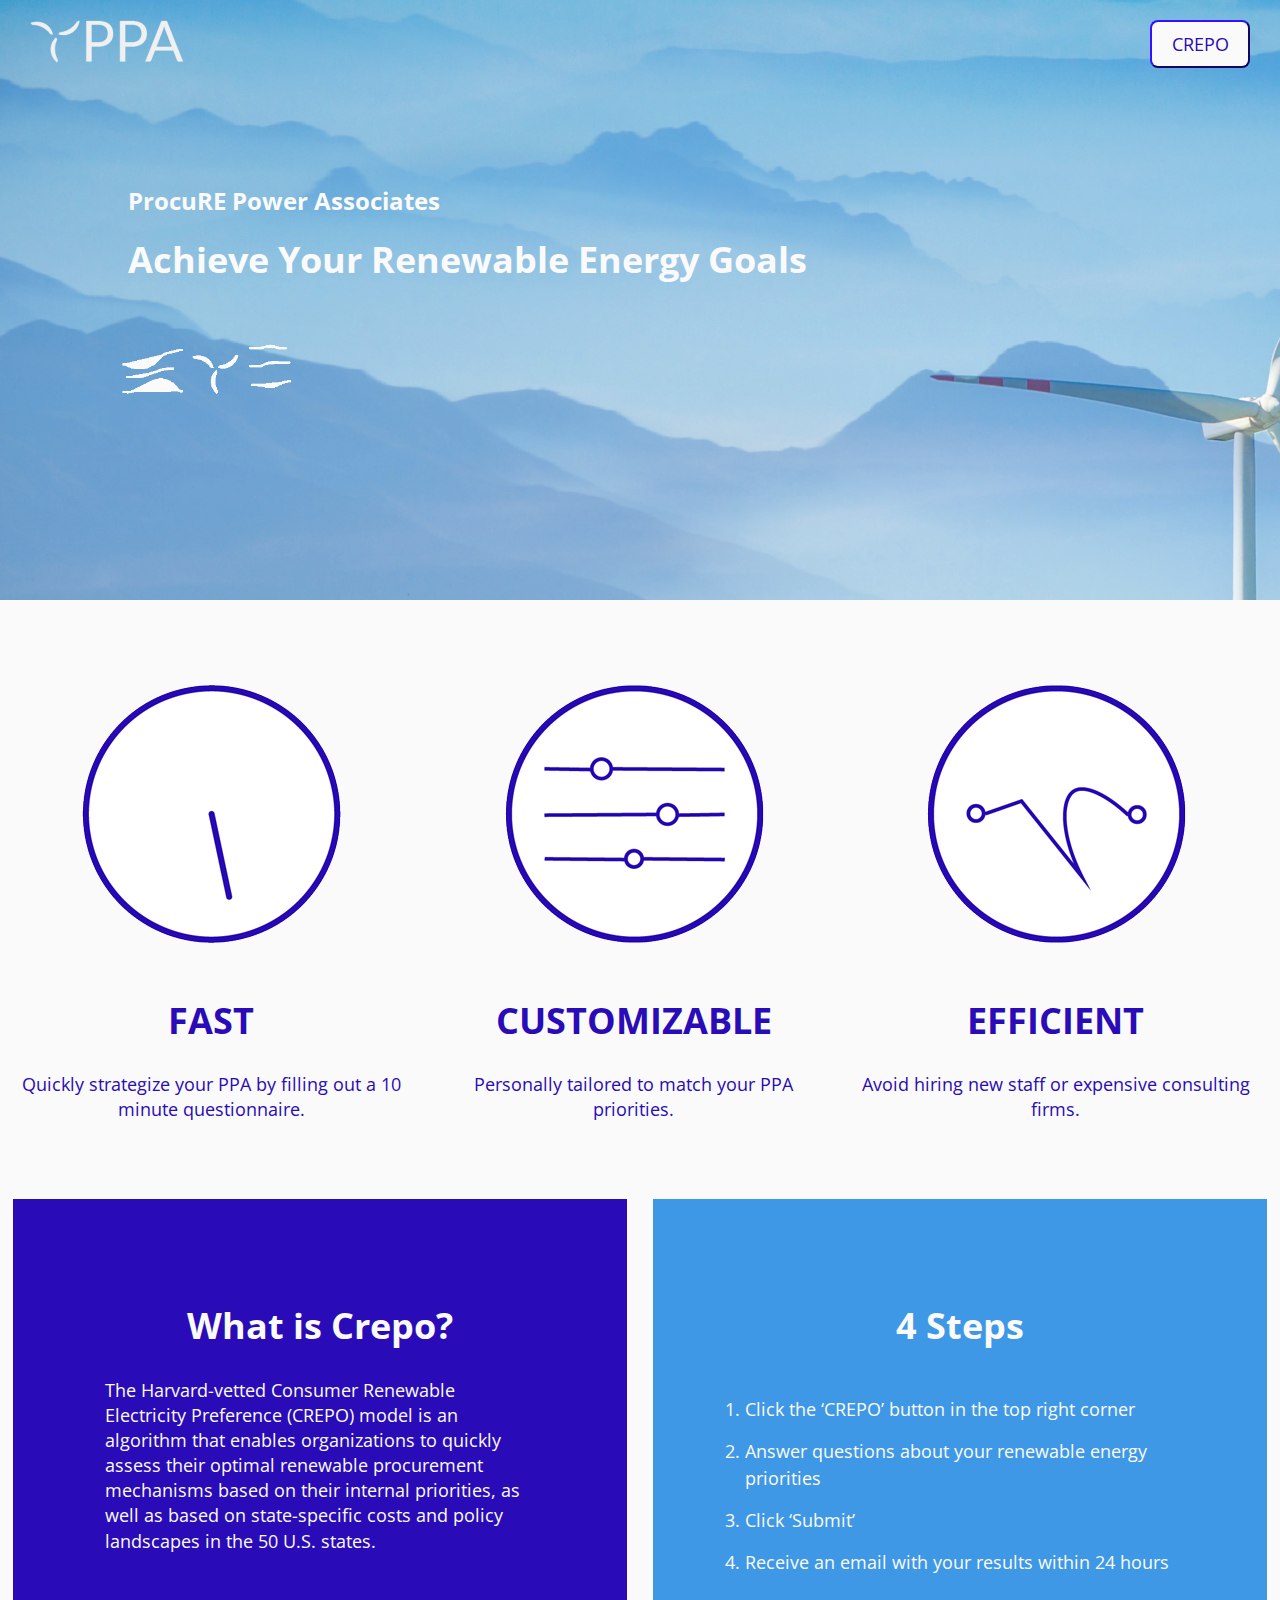
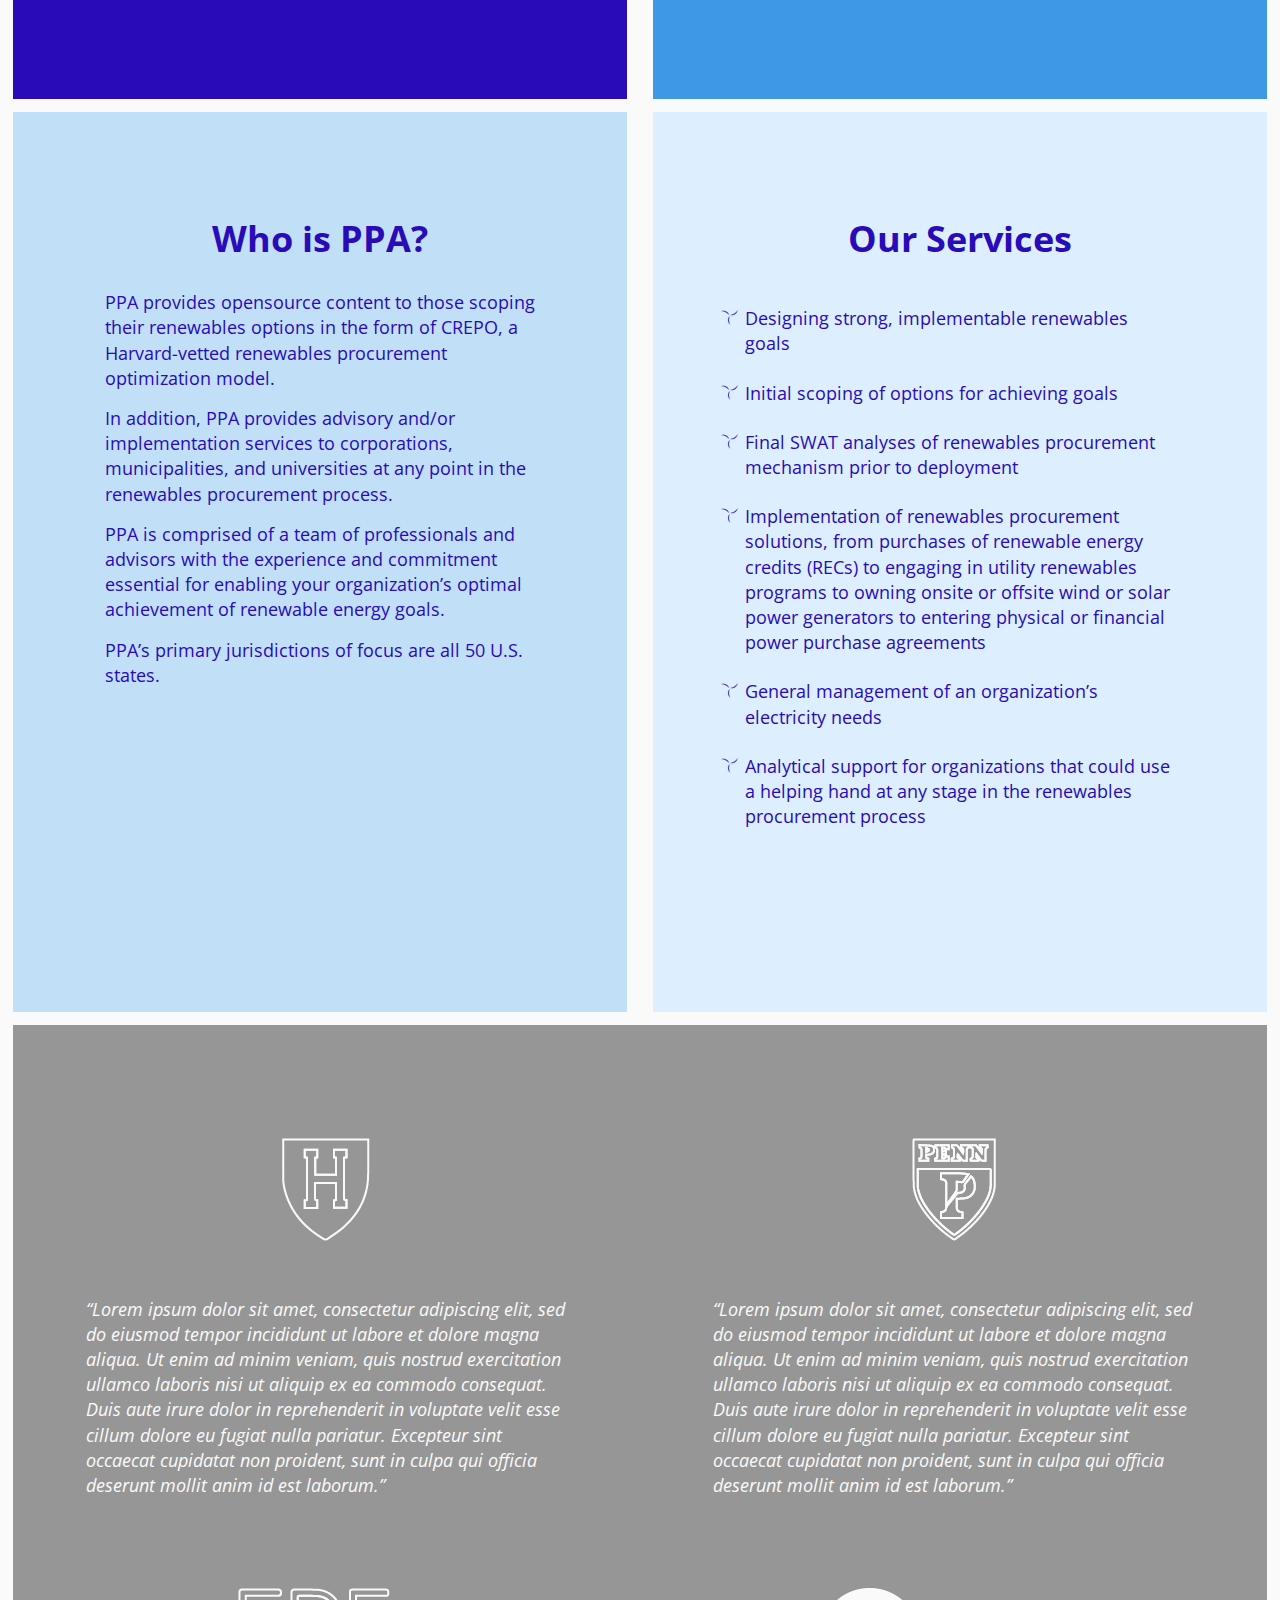
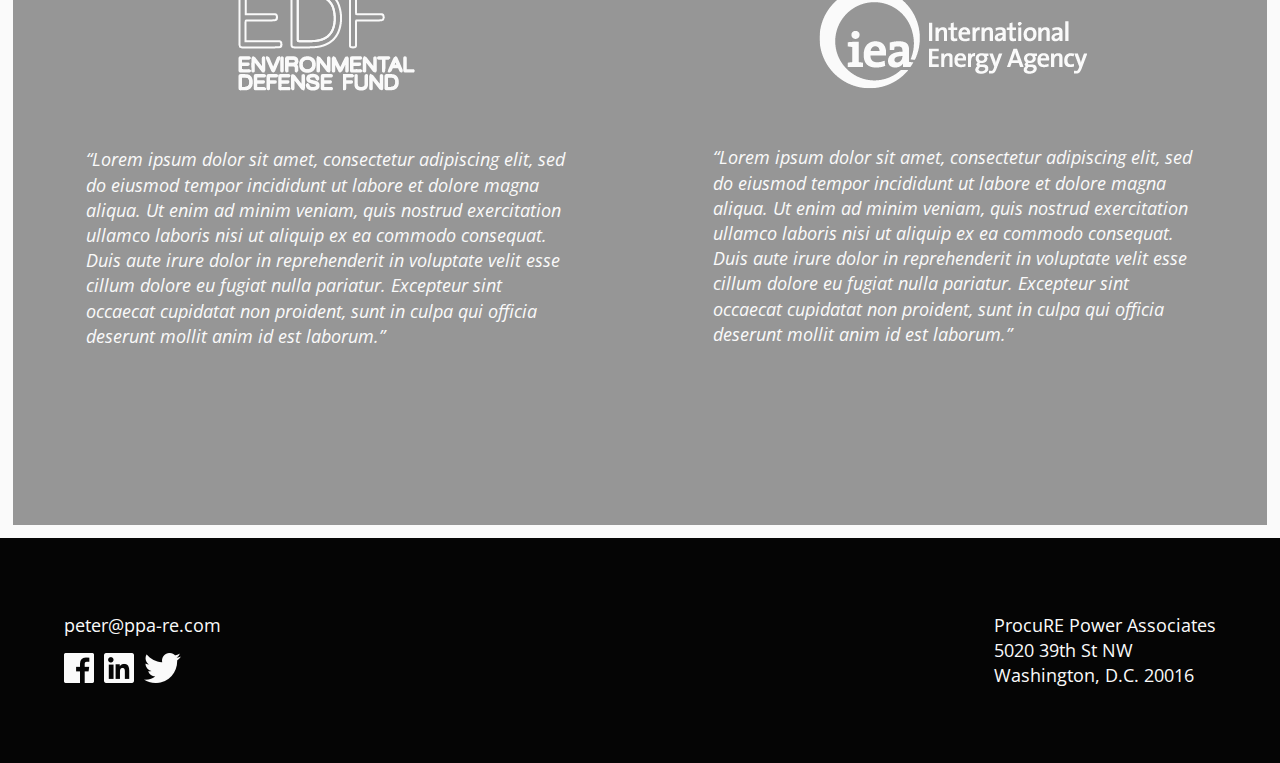
<file: index.html>
<!DOCTYPE html>
<html>
  <head>
    <meta charset="utf-8">
    <title>PPA | Achieve Your Renewable Goals</title>

    <!-- Set Browser Tab Icon -->
    <link rel="icon" href="images/logo_bold_blue.png">

    <!-- Set Viewport -->
    <meta name="viewport" content="width=device-width, initial-scale=1">

    <!-- Imported Google Font -->
    <link rel="stylesheet" type="text/css" href="http://fonts.googleapis.com/css?family=Open+Sans:400,800,600,700,300">

    <!-- Material Design Lite -->
    <link rel="stylesheet" href="https://code.getmdl.io/1.3.0/material.grey-lime.min.css">
    <script defer src="https://code.getmdl.io/1.3.0/material.min.js"></script>

   <!-- Font Awesome -->
   <link href="https://maxcdn.bootstrapcdn.com/font-awesome/4.7.0/css/font-awesome.min.css" rel="stylesheet">

    <!-- Custom Styles
    <link rel="stylesheet" href="styles/css/reset.css"> -->
    <link rel="stylesheet" href="styles/css/main.css">
    <link rel="stylesheet" href="styles/css/sliders.css">
    <link rel="stylesheet" href="styles/css/mobile.css">
    <link rel="stylesheet" href="styles/css/tablet.css">
    <link rel="stylesheet" href="styles/css/desktop.css">
    <link rel="stylesheet" href="styles/css/desktop_hd.css">
  </head>

  <body class="body-landing">

      <div class="logo-nav">
        <a href="/"><img class="ppa-logo" src="images/HD_1440/hd_bold_turbine_59.png"/></a>
        <nav id="nav" class="clearfix">
          <button class="use-crepo-button" onclick="location.href='/crepo.html'">CREPO</button>
        </nav>
      </div>

      <section id="header" class="header">
        <div class="landing-text-name-container">
          <div class="landing-text-name">
            <h2 class="ppa-name">ProcuRE Power Associates</h2>
          </div>
        </div>
        <div class="landing-text-slogan">
          <h1 class="slogan">Achieve Your Renewable Energy Goals</h1>
        </div>
        <div class="landing-wind-gif">
          <img class="wind-gif" src="images/white_wind_animation.gif" />
        </div>
      </section>

      <section class="circle-ads">
        <div class="fast">
          <img class="fast-gif" src="images/timer_300.gif" />
          <h1 class="fast-title">FAST</h1>
          <p1 class="fast-explanation">Quickly strategize your PPA by filling out a 10 minute questionnaire.</p1>
        </div>
        <div class="customizable">
          <img class="customizable-gif" src="images/customize_sliders_300.gif" />
          <h1 class="customizable-title">CUSTOMIZABLE</h1>
          <p1 class="customizable-explanation">Personally tailored to match your PPA priorities.</p1>
        </div>
        <div class="efficient">
          <img class="efficient-gif" src="images/string_animation_300.gif" />
          <h1 class="efficient-title">EFFICIENT</h1>
          <p1 class="efficient-explanation">Avoid hiring new staff or expensive consulting firms.</p1>
        </div>
      </section>

      <section class="container">
        <div class="what-is-crepo">
          <h1 class="crepo-title">What is Crepo?</h1>
          <p1 class="crepo-explanation">The Harvard-vetted Consumer Renewable Electricity Preference (CREPO) model is an algorithm that enables organizations to quickly assess their optimal renewable procurement mechanisms based on their internal priorities, as well as based on state-specific costs and policy landscapes in the 50 U.S. states.</p1>
        </div>
        <div class="four-steps">
          <h1 class="four-steps-title">4 Steps</h1>
          <ol class="step-numbers">
            <li>
              <p1 class="step-1">Click the ‘CREPO’ button in the top right corner</p1>
            </li>
            <li>
              <p1 class="step-2">Answer questions about your renewable energy priorities</p1>
            </li>
            <li>
              <p1 class="step-3">Click ‘Submit’</p1>
            </li>
            <li>
              <p1 class="step-4">Receive an email with your results within 24 hours</p1>
            </li>
          </ol>
        </div>
        <div class="who-is-ppa">
          <h1 class="ppa-about-title">Who is PPA?</h1>
          <p1 class="ppa-about-description">PPA provides opensource content to those scoping their renewables options in the form of CREPO, a Harvard-vetted renewables procurement optimization model.</p1>
          <br>
          <p1 class="ppa-about-description">In addition, PPA provides advisory and/or implementation services to corporations, municipalities, and universities at any point in the renewables procurement process.</p1>
          <br>
          <p1 class="ppa-about-description">PPA is comprised of a team of professionals and advisors with the experience and commitment essential for enabling your organization’s optimal achievement of renewable energy goals.</p1>
          <br>
          <p1 class="ppa-about-description">PPA’s primary jurisdictions of focus are all 50 U.S. states.</p1>
        </div>
        <div class="our-services">
          <h1 class="our-services-title">Our Services</h1>
          <ul class="ppa-services">
            <li class="ppa-service">
              <p1 class="ppa-service-text">Designing strong, implementable renewables goals</p1>
            </li>
            <br>
            <li class="ppa-service">
              <p1 class="ppa-service-text">Initial scoping of options for achieving goals</p1>
            </li>
            <br>
            <li class="ppa-service">
              <p1 class="ppa-service-text">Final SWAT analyses of renewables procurement mechanism prior to deployment</p1>
            </li>
            <br>
            <li class="ppa-service">
              <p1 class="ppa-service-text">Implementation of renewables procurement solutions, from 	purchases of renewable energy credits (RECs) to engaging in utility renewables programs to owning onsite or offsite wind or solar power generators to entering physical or financial power purchase agreements</p1>
            </li>
            <br>
            <li class="ppa-service">
              <p1 class="ppa-service-text">General management of an organization’s electricity needs</p1>
            </li>
            <br>
            <li class="ppa-service">
              <p1 class="ppa-service-text">Analytical support for organizations that could use a helping hand at any stage in the renewables procurement process</p1>
            </li>
          </ul>
        </div>
      </section>

    <section class="partners" id="partners">
      <div class="partner-container">
        <img src="images/partner_logos/harvard_logo_white_100.png" class="logo-image"/>
        <br>
        <p1 class="rec">“Lorem ipsum dolor sit amet, consectetur adipiscing elit, sed do eiusmod tempor incididunt ut labore et dolore magna aliqua. Ut enim ad minim veniam, quis nostrud exercitation ullamco laboris nisi ut aliquip ex ea commodo consequat. Duis aute irure dolor in reprehenderit in voluptate velit esse cillum dolore eu fugiat nulla pariatur. Excepteur sint occaecat cupidatat non proident, sunt in culpa qui officia deserunt mollit anim id est laborum.”</p1>
      </div>
      <div class="partner-container">
        <img src="images/partner_logos/penn_logo_white_100.png" class="logo-image"/>
        <br>
        <p1 class="rec">“Lorem ipsum dolor sit amet, consectetur adipiscing elit, sed do eiusmod tempor incididunt ut labore et dolore magna aliqua. Ut enim ad minim veniam, quis nostrud exercitation ullamco laboris nisi ut aliquip ex ea commodo consequat. Duis aute irure dolor in reprehenderit in voluptate velit esse cillum dolore eu fugiat nulla pariatur. Excepteur sint occaecat cupidatat non proident, sunt in culpa qui officia deserunt mollit anim id est laborum.”</p1>
      </div>
      <div class="partner-container">
        <img src="images/partner_logos/edf_logo_white_100.png" class="logo-image"/>
        <br>
        <p1 class="rec">“Lorem ipsum dolor sit amet, consectetur adipiscing elit, sed do eiusmod tempor incididunt ut labore et dolore magna aliqua. Ut enim ad minim veniam, quis nostrud exercitation ullamco laboris nisi ut aliquip ex ea commodo consequat. Duis aute irure dolor in reprehenderit in voluptate velit esse cillum dolore eu fugiat nulla pariatur. Excepteur sint occaecat cupidatat non proident, sunt in culpa qui officia deserunt mollit anim id est laborum.”</p1>
      </div>
      <div class="partner-container">
        <img src="images/partner_logos/iea_logo_white_100.png" class="logo-image"/>
        <br>
        <p1 class="rec">“Lorem ipsum dolor sit amet, consectetur adipiscing elit, sed do eiusmod tempor incididunt ut labore et dolore magna aliqua. Ut enim ad minim veniam, quis nostrud exercitation ullamco laboris nisi ut aliquip ex ea commodo consequat. Duis aute irure dolor in reprehenderit in voluptate velit esse cillum dolore eu fugiat nulla pariatur. Excepteur sint occaecat cupidatat non proident, sunt in culpa qui officia deserunt mollit anim id est laborum.”</p1>
      </div>
    </section>

      <section class="footer">
        <div class="footer-container">
          <p1 class="contact-email-text">peter@ppa-re.com</p1>
          <ul class="social-nav">
            <li><a href="https://www.facebook.com/"><img class="facebook-icon" src="images/HD_1440/hd_facebook_logo_30.png" /></a></li>
            <li><a href="https://www.linkedin.com/"><img class="linkedin-icon" src="images/HD_1440/hd_linkedin_logo_30.png" /></a></li>
            <li><a href="https://twitter.com/"><img class="twitter-nav-icon" src="images/HD_1440/hd_twitter_logo_30.png" /></a></li>
          </ul>
        </div>
        <div class="footer-container">
          <span class="address">
            <p1 class="address-line-1-text">ProcuRE Power Associates</p1>
            <br>
            <p1 class="address-line-2-text">5020 39th St NW</p1>
            <br>
            <p1 class="address-line-3-text">Washington, D.C. 20016</p1>
          </span>
        </div>
      </section>
  </body>
</html>
</file>
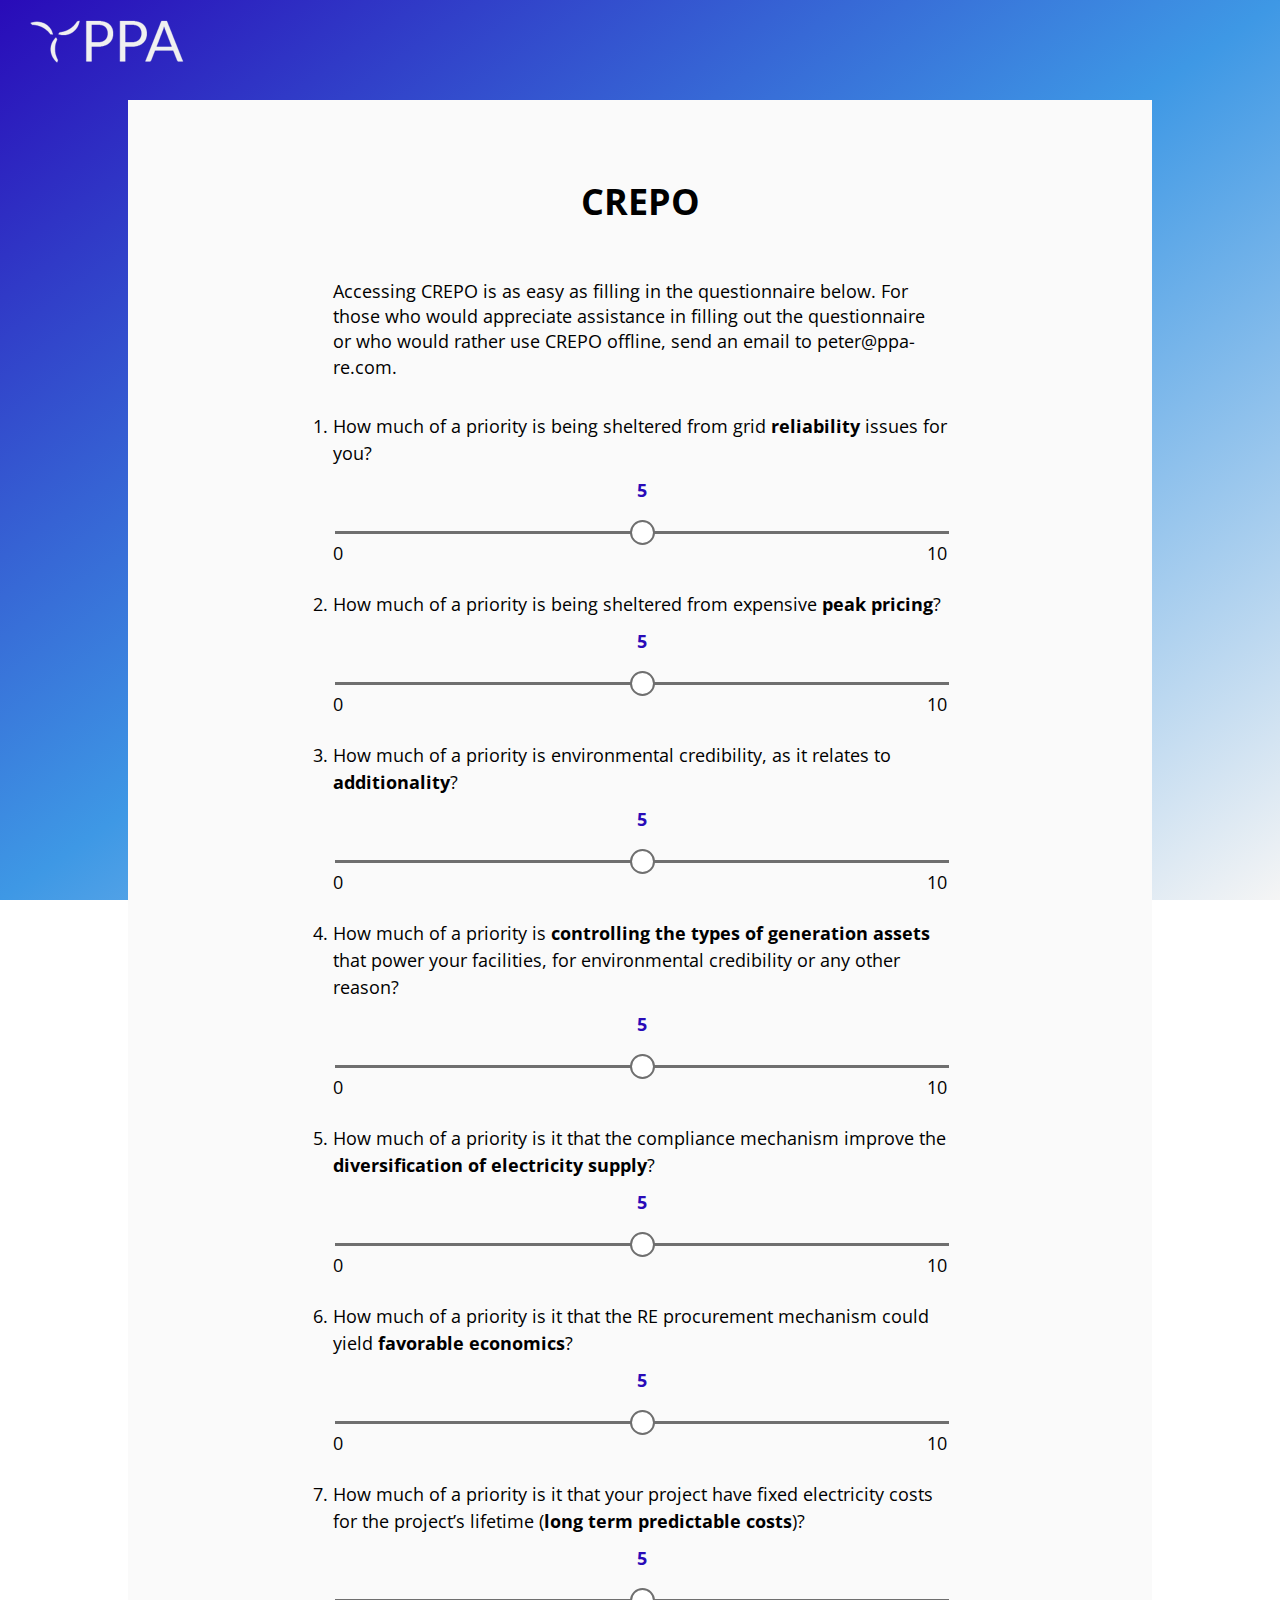
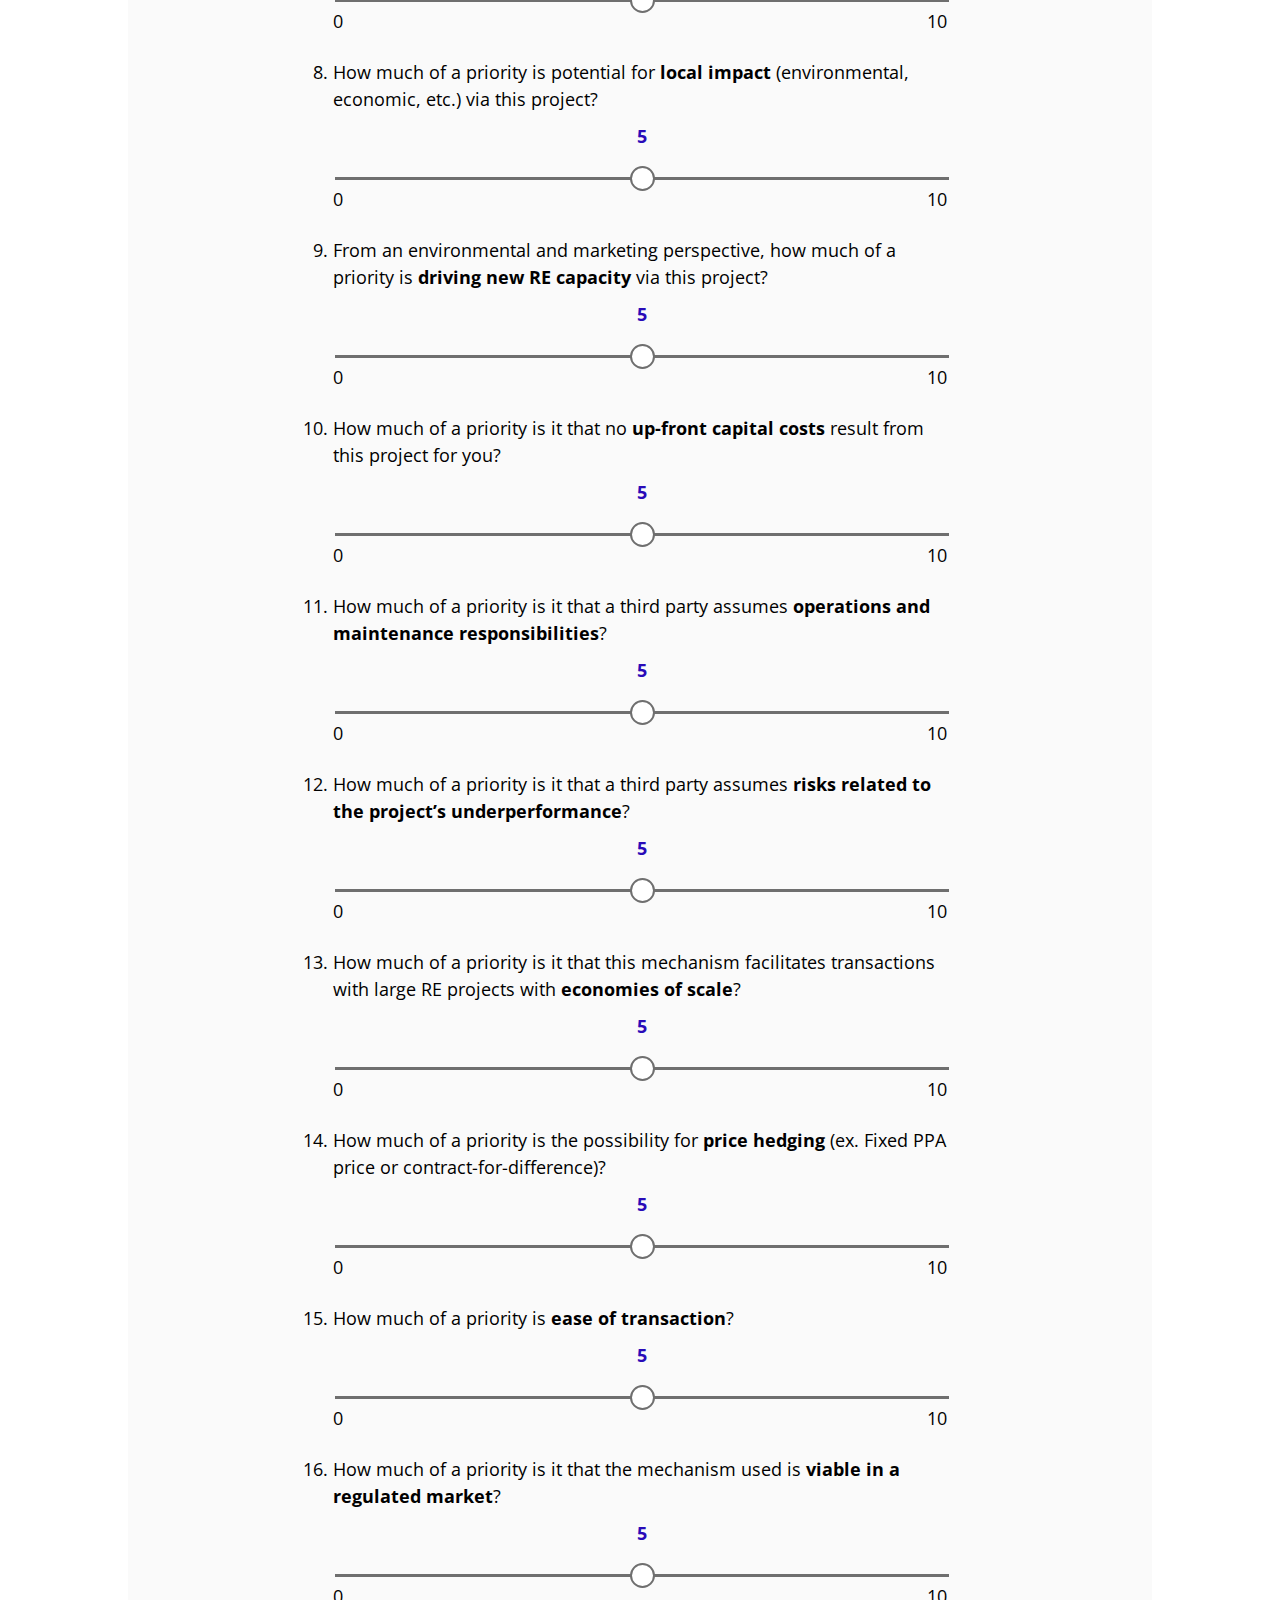
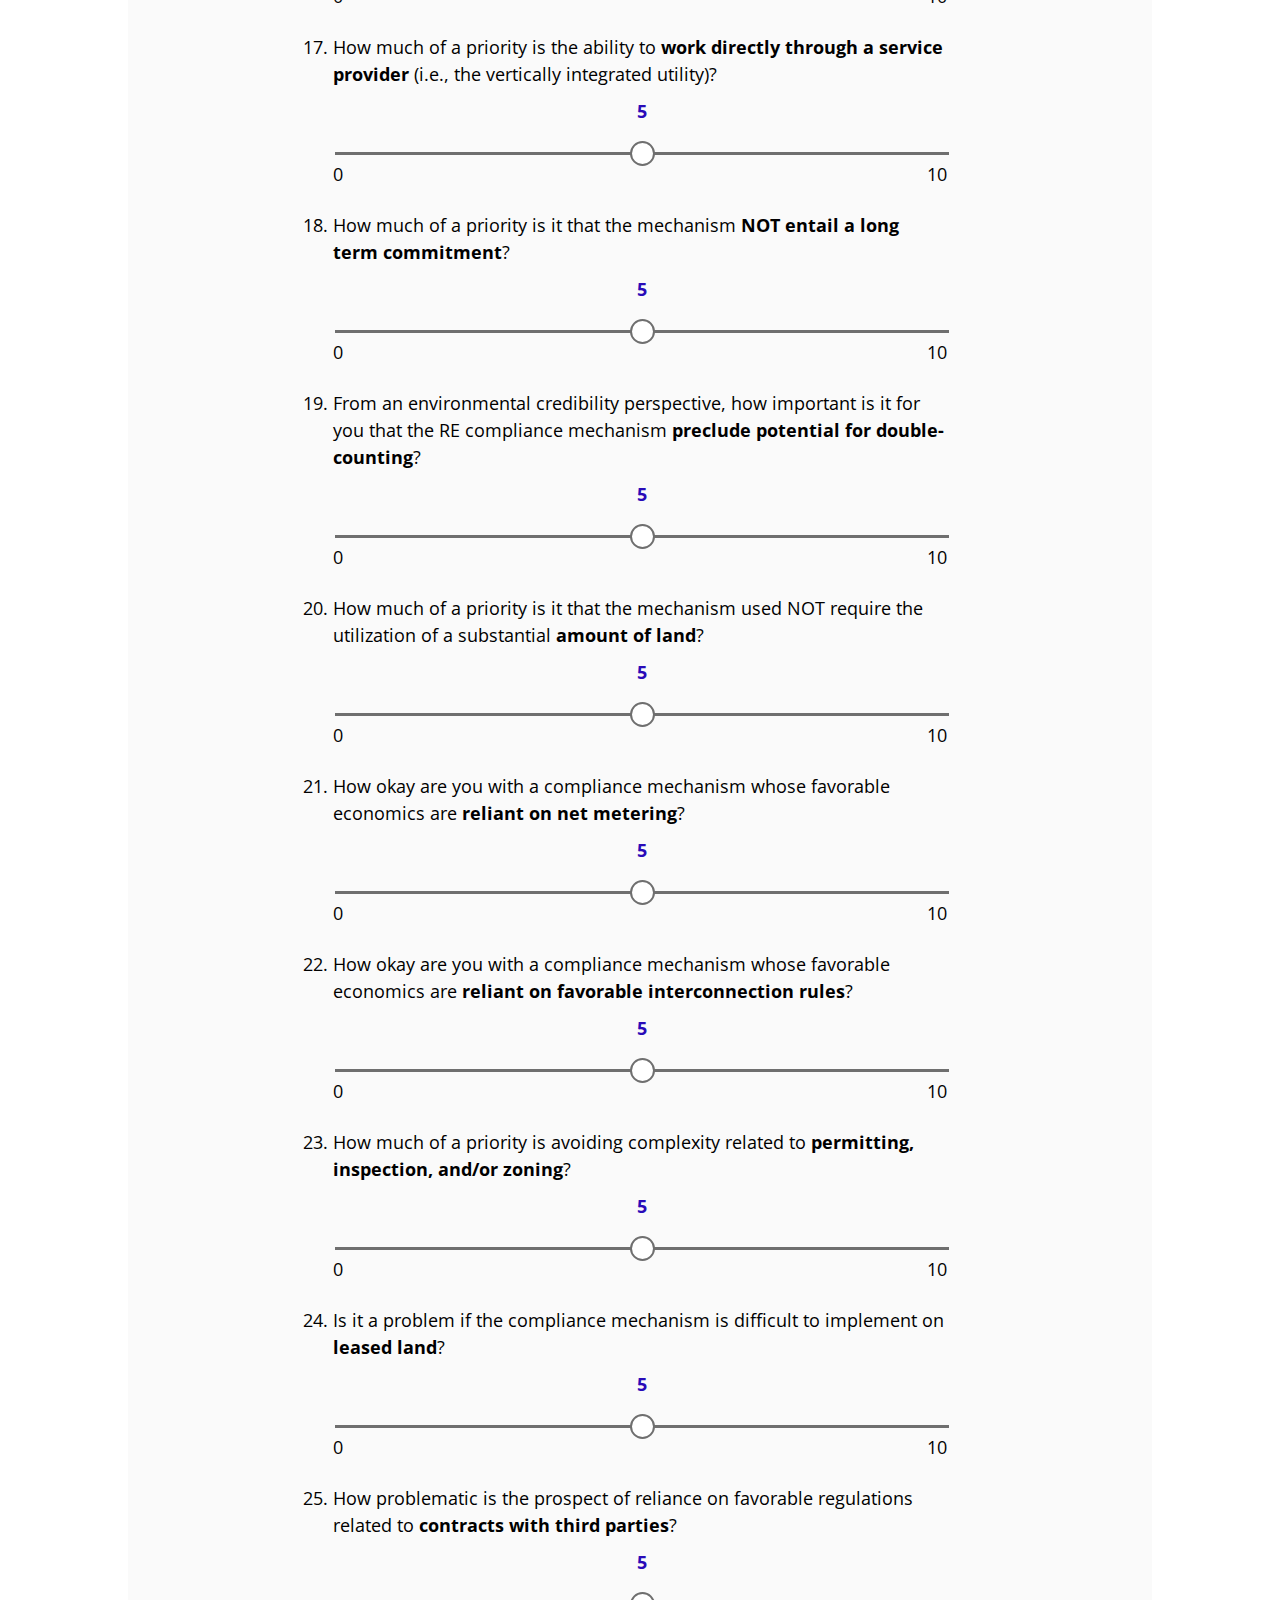
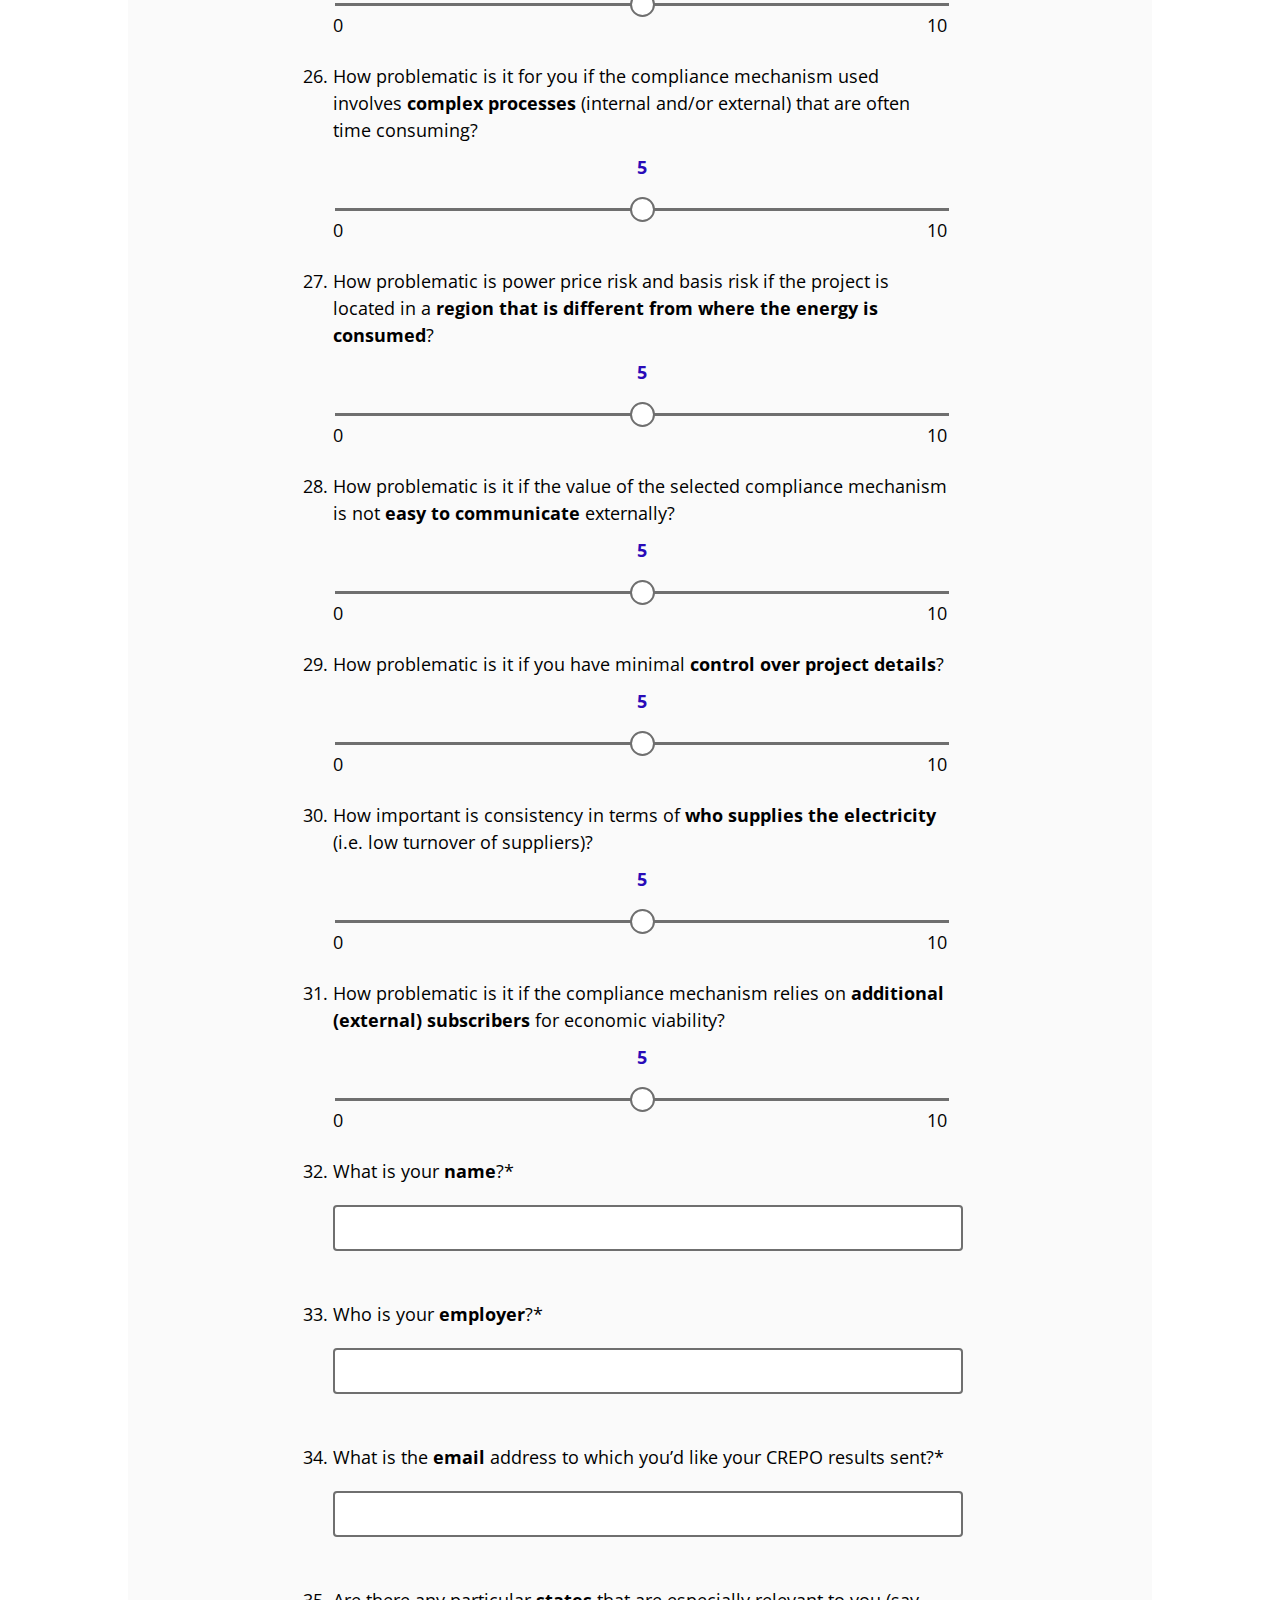
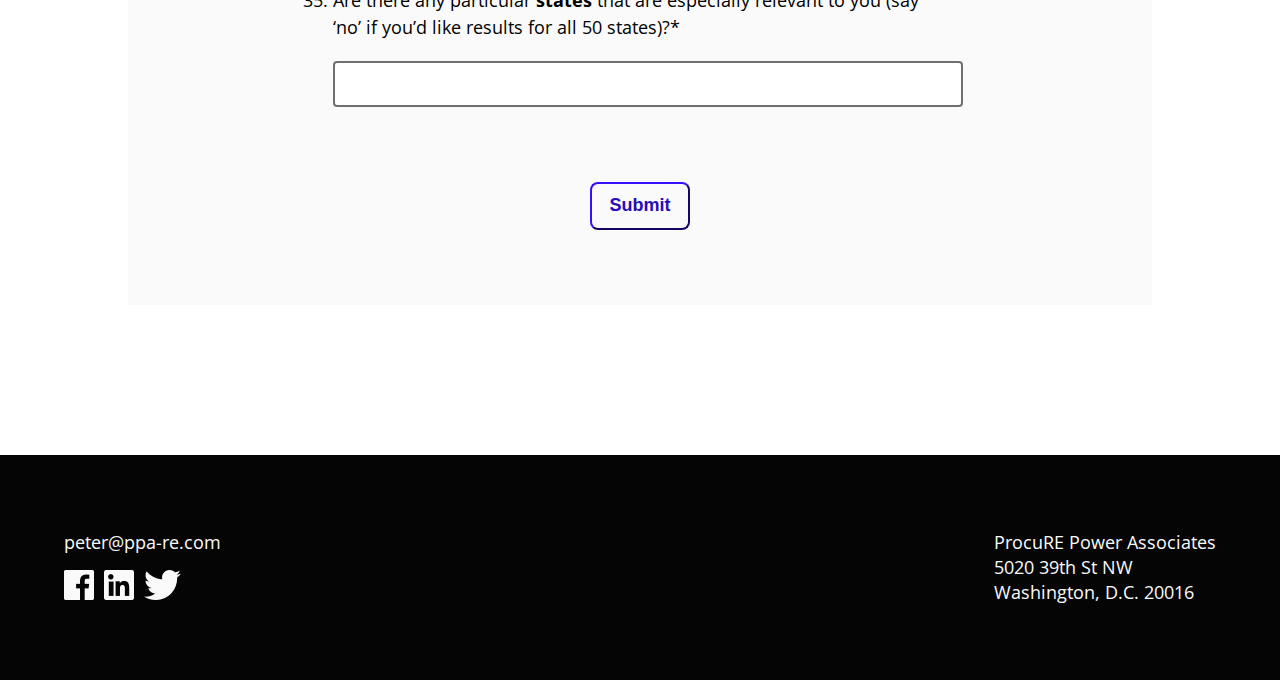
<file: crepo.html>
<!DOCTYPE html>
<html>
  <head>
    <meta charset="utf-8">
    <title>PPA | Achieve Your Renewable Goals</title>

    <!-- Set Browser Tab Icon -->
    <link rel="icon" href="images/logo_bold_blue.png">

    <!-- Set Viewport -->
    <meta name="viewport" content="width=device-width, initial-scale=1">

    <!-- Imported Google Font -->
    <link rel="stylesheet" type="text/css" href="http://fonts.googleapis.com/css?family=Open+Sans:400,800,600,700,300">

    <!-- Material Design Lite -->
    <link rel="stylesheet" href="https://code.getmdl.io/1.3.0/material.grey-lime.min.css">
    <script defer src="https://code.getmdl.io/1.3.0/material.min.js"></script>

   <!-- Font Awesome -->
   <link href="https://maxcdn.bootstrapcdn.com/font-awesome/4.7.0/css/font-awesome.min.css" rel="stylesheet">

    <!-- Custom Styles
    <link rel="stylesheet" href="styles/css/reset.css"> -->
    <link rel="stylesheet" href="styles/css/main.css">
    <link rel="stylesheet" href="styles/css/sliders.css">
    <link rel="stylesheet" href="styles/css/mobile.css">
    <link rel="stylesheet" href="styles/css/tablet.css">
    <link rel="stylesheet" href="styles/css/desktop.css">
    <link rel="stylesheet" href="styles/css/desktop_hd.css">
  </head>
  <body class="body-crepo" onbeforeunload='document.write("closing window..");'>
    <div class="logo-crepo">
      <span class="ppa-logo"><a href="/index.html"><img src="images/HD_1440/hd_bold_turbine_59.png"/></a></span>
    </div>
    <div class="use-crepo">
      <h1 class="use-crepo-title">CREPO</h1>
      <p1 class="use-crepo-explanation">Accessing CREPO is as easy as filling in the questionnaire below. For those who would appreciate assistance in filling out the questionnaire or who would rather use CREPO offline, send an email to peter@ppa-re.com.</p1>
      <script type="text/javascript">var submitted=false;</script>
      <iframe name="hidden_iframe" id="hidden_iframe" style="display:none;"
              onload="if(submitted) {window.location='form-complete.html';}"></iframe>
      <form action="https://docs.google.com/forms/d/e/1FAIpQLScvpNclIZ0ZdX2p9N9Ij_EnXS6rwRuKEAG9qGtdztOonPSBuQ/formResponse" method="POST" class="form" target="hidden_iframe"
            onsubmit="submitted=true;">
        <ol class="question-numbers">
          <li>
            <p1 class="question-1">How much of a priority is being sheltered from grid <strong>reliability</strong> issues for you?</p1>
            <div class="range-slider">
              <div class="range-slider__value" id="question-1-value"><p1>5</p1></div>
              <input class="range-slider__range" type="range" value="5" min="0" max="10" name="entry.157793116" id="question-1-id">
              <p1 class="slider-low" id="question-1-low">0</p1>
              <p1 class="slider-high" id="question-1-high">10</p1>
            </div>
          </li>
          <li>
            <p1 class="question-2">How much of a priority is being sheltered from expensive <strong>peak pricing</strong>?</p1>
            <div class="range-slider">
              <div class="range-slider__value" id="question-2-value"><p1>5</p1></div>
              <input class="range-slider__range" type="range" value="5" min="0" max="10" name="entry.137543175" id="question-2-id">
              <p1 class="slider-low" id="question-2-low">0</p1>
              <p1 class="slider-high" id="question-2-high">10</p1>
            </div>
          </li>
          <li>
            <p1 class="question-3">How much of a priority is environmental credibility, as it relates to <strong>additionality</strong>?</p1>
            <div class="range-slider">
              <div class="range-slider__value" id="question-3-value"><p1>5</p1></div>
              <input class="range-slider__range" type="range" value="5" min="0" max="10" name="entry.709857861" id="question-3-id">
              <p1 class="slider-low" id="question-3-low">0</p1>
              <p1 class="slider-high" id="question-3-high">10</p1>
            </div>
          </li>
          <li>
            <p1 class="question-4">How much of a priority is <strong>controlling the types of generation assets</strong> that power your facilities, for environmental credibility or any other reason?</p1>
            <div class="range-slider">
              <div class="range-slider__value" id="question-4-value"><p1>5</p1></div>
              <input class="range-slider__range" type="range" value="5" min="0" max="10" name="entry.1405031073" id="question-4-id">
              <p1 class="slider-low" id="question-4-low">0</p1>
              <p1 class="slider-high" id="question-4-high">10</p1>
            </div>
          </li>
          <li>
            <p1 class="question-5">How much of a priority is it that the compliance mechanism improve the <strong>diversification of electricity supply</strong>?</p1>
            <div class="range-slider">
              <div class="range-slider__value" id="question-5-value"><p1>5</p1></div>
              <input class="range-slider__range" type="range" value="5" min="0" max="10" name="entry.610116377" id="question-5-id">
              <p1 class="slider-low" id="question-5-low">0</p1>
              <p1 class="slider-high" id="question-5-high">10</p1>
            </div>
          </li>
          <li>
            <p1 class="question-6">How much of a priority is it that the RE procurement mechanism could yield <strong>favorable economics</strong>?</p1>
            <div class="range-slider">
              <div class="range-slider__value" id="question-6-value"><p1>5</p1></div>
              <input class="range-slider__range" type="range" value="5" min="0" max="10" name="entry.930741151" id="question-6-id">
              <p1 class="slider-low" id="question-6-low">0</p1>
              <p1 class="slider-high" id="question-6-high">10</p1>
            </div>
          </li>
          <li>
            <p1 class="question-7">How much of a priority is it that your project have fixed electricity costs for the project’s lifetime (<strong>long term predictable costs</strong>)?</p1>
            <div class="range-slider">
              <div class="range-slider__value" id="question-7-value"><p1>5</p1></div>
              <input class="range-slider__range" type="range" value="5" min="0" max="10" name="entry.1772236628" id="question-7-id">
              <p1 class="slider-low" id="question-7-low">0</p1>
              <p1 class="slider-high" id="question-7-high">10</p1>
            </div>
          </li>
          <li>
            <p1 class="question-8">How much of a priority is potential for <strong>local impact</strong> (environmental, economic, etc.) via this project?</p1>
            <div class="range-slider">
              <div class="range-slider__value" id="question-8-value"><p1>5</p1></div>
              <input class="range-slider__range" type="range" value="5" min="0" max="10" name="entry.1498040626" id="question-8-id">
              <p1 class="slider-low" id="question-8-low">0</p1>
              <p1 class="slider-high" id="question-8-high">10</p1>
            </div>
          </li>
          <li>
            <p1 class="question-9">From an environmental and marketing perspective, how much of a priority is <strong>driving new RE capacity</strong> via this project?</p1>
            <div class="range-slider">
              <div class="range-slider__value" id="question-9-value"><p1>5</p1></div>
              <input class="range-slider__range" type="range" value="5" min="0" max="10" name="entry.1493790551" id="question-9-id">
              <p1 class="slider-low" id="question-9-low">0</p1>
              <p1 class="slider-high" id="question-9-high">10</p1>
            </div>
          </li>
          <li>
            <p1 class="question-10">How much of a priority is it that no <strong>up-front capital costs</strong> result from this project for you?</p1>
            <div class="range-slider">
              <div class="range-slider__value" id="question-10-value"><p1>5</p1></div>
              <input class="range-slider__range" type="range" value="5" min="0" max="10" name="entry.426178248" id="question-10-id">
              <p1 class="slider-low" id="question-10-low">0</p1>
              <p1 class="slider-high" id="question-10-high">10</p1>
            </div>
          </li>
          <li>
            <p1 class="question-11">How much of a priority is it that a third party assumes <strong>operations and maintenance responsibilities</strong>?</p1>
            <div class="range-slider">
              <div class="range-slider__value" id="question-11-value"><p1>5</p1></div>
              <input class="range-slider__range" type="range" value="5" min="0" max="10" name="entry.1338143188" id="question-11-id">
              <p1 class="slider-low" id="question-11-low">0</p1>
              <p1 class="slider-high" id="question-11-high">10</p1>
            </div>
          </li>
          <li>
            <p1 class="question-12">How much of a priority is it that a third party assumes <strong>risks related to the project’s underperformance</strong>?</p1>
            <div class="range-slider">
              <div class="range-slider__value" id="question-12-value"><p1>5</p1></div>
              <input class="range-slider__range" type="range" value="5" min="0" max="10" name="entry.1012645801" id="question-12-id">
              <p1 class="slider-low" id="question-12-low">0</p1>
              <p1 class="slider-high" id="question-12-high">10</p1>
            </div>
          </li>
          <li>
            <p1 class="question-13">How much of a priority is it that this mechanism facilitates transactions with large RE projects with <strong>economies of scale</strong>?</p1>
            <div class="range-slider">
              <div class="range-slider__value" id="question-13-value"><p1>5</p1></div>
              <input class="range-slider__range" type="range" value="5" min="0" max="10" name="entry.1540483561" id="question-13-id">
              <p1 class="slider-low" id="question-13-low">0</p1>
              <p1 class="slider-high" id="question-13-high">10</p1>
            </div>
          </li>
          <li>
            <p1 class="question-14">How much of a priority is the possibility for <strong>price hedging</strong> (ex. Fixed PPA price or contract-for-difference)?</p1>
            <div class="range-slider">
              <div class="range-slider__value" id="question-14-value"><p1>5</p1></div>
              <input class="range-slider__range" type="range" value="5" min="0" max="10" name="entry.1731730891" id="question-14-id">
              <p1 class="slider-low" id="question-14-low">0</p1>
              <p1 class="slider-high" id="question-14-high">10</p1>
            </div>
          </li>
          <li>
            <p1 class="question-15">How much of a priority is <strong>ease of transaction</strong>?</p1>
            <div class="range-slider">
              <div class="range-slider__value" id="question-15-value"><p1>5</p1></div>
              <input class="range-slider__range" type="range" value="5" min="0" max="10" name="entry.585379107" id="question-15-id">
              <p1 class="slider-low" id="question-15-low">0</p1>
              <p1 class="slider-high" id="question-15-high">10</p1>
            </div>
          </li>
          <li>
            <p1 class="question-16">How much of a priority is it that the mechanism used is <strong>viable in a regulated market</strong>?</p1>
            <div class="range-slider">
              <div class="range-slider__value" id="question-16-value"><p1>5</p1></div>
              <input class="range-slider__range" type="range" value="5" min="0" max="10" name="entry.1609602486" id="question-16-id">
              <p1 class="slider-low" id="question-16-low">0</p1>
              <p1 class="slider-high" id="question-16-high">10</p1>
            </div>
          </li>
          <li>
            <p1 class="question-17">How much of a priority is the ability to <strong>work directly through a service provider</strong> (i.e., the vertically integrated utility)?</p1>
            <div class="range-slider">
              <div class="range-slider__value" id="question-17-value"><p1>5</p1></div>
              <input class="range-slider__range" type="range" value="5" min="0" max="10" name="entry.2002887163" id="question-17-id">
              <p1 class="slider-low" id="question-17-low">0</p1>
              <p1 class="slider-high" id="question-17-high">10</p1>
            </div>
          </li>
          <li>
            <p1 class="question-18">How much of a priority is it that the mechanism <strong>NOT entail a long term commitment</strong>?</p1>
            <div class="range-slider">
              <div class="range-slider__value" id="question-18-value"><p1>5</p1></div>
              <input class="range-slider__range" type="range" value="5" min="0" max="10" name="entry.1791758698" id="question-18-id">
              <p1 class="slider-low" id="question-18-low">0</p1>
              <p1 class="slider-high" id="question-18-high">10</p1>
            </div>
          </li>
          <li>
            <p1 class="question-19">From an environmental credibility perspective, how important is it for you that the RE compliance mechanism <strong>preclude potential for double-counting</strong>?</p1>
            <div class="range-slider">
              <div class="range-slider__value" id="question-19-value"><p1>5</p1></div>
              <input class="range-slider__range" type="range" value="5" min="0" max="10" name="entry.213472250" id="question-19-id">
              <p1 class="slider-low" id="question-19-low">0</p1>
              <p1 class="slider-high" id="question-19-high">10</p1>
            </div>
          </li>
          <li>
            <p1 class="question-20">How much of a priority is it that the mechanism used NOT require the utilization of a substantial <strong>amount of land</strong>?</p1>
            <div class="range-slider">
              <div class="range-slider__value" id="question-20-value"><p1>5</p1></div>
              <input class="range-slider__range" type="range" value="5" min="0" max="10" name="entry.437859135" id="question-20-id">
              <p1 class="slider-low" id="question-20-low">0</p1>
              <p1 class="slider-high" id="question-20-high">10</p1>
            </div>
          </li>
          <li>
            <p1 class="question-21">How okay are you with a compliance mechanism whose favorable economics are <strong>reliant on net metering</strong>?</p1>
            <div class="range-slider">
              <div class="range-slider__value" id="question-21-value"><p1>5</p1></div>
              <input class="range-slider__range" type="range" value="5" min="0" max="10" name="entry.1706056037" id="question-21-id">
              <p1 class="slider-low" id="question-21-low">0</p1>
              <p1 class="slider-high" id="question-21-high">10</p1>
            </div>
          </li>
          <li>
            <p1 class="question-22">How okay are you with a compliance mechanism whose favorable economics are <strong>reliant on favorable interconnection rules</strong>?</p1>
            <div class="range-slider">
              <div class="range-slider__value" id="question-22-value"><p1>5</p1></div>
              <input class="range-slider__range" type="range" value="5" min="0" max="10" name="entry.1268917197" id="question-22-id">
              <p1 class="slider-low" id="question-22-low">0</p1>
              <p1 class="slider-high" id="question-22-high">10</p1>
            </div>
          </li>
          <li>
            <p1 class="question-23">How much of a priority is avoiding complexity related to <strong>permitting, inspection, and/or zoning</strong>?</p1>
            <div class="range-slider">
              <div class="range-slider__value" id="question-23-value"><p1>5</p1></div>
              <input class="range-slider__range" type="range" value="5" min="0" max="10" name="entry.571260593" id="question-23-id">
              <p1 class="slider-low" id="question-23-low">0</p1>
              <p1 class="slider-high" id="question-23-high">10</p1>
            </div>
          </li>
          <li>
            <p1 class="question-24">Is it a problem if the compliance mechanism is difficult to implement on <strong>leased land</strong>?</p1>
            <div class="range-slider">
              <div class="range-slider__value" id="question-24-value"><p1>5</p1></div>
              <input class="range-slider__range" type="range" value="5" min="0" max="10" name="entry.918853530" id="question-24-id">
              <p1 class="slider-low" id="question-24-low">0</p1>
              <p1 class="slider-high" id="question-24-high">10</p1>
            </div>
          </li>
          <li>
            <p1 class="question-25">How problematic is the prospect of reliance on favorable regulations related to <strong>contracts with third parties</strong>?</p1>
            <div class="range-slider">
              <div class="range-slider__value" id="question-25-value"><p1>5</p1></div>
              <input class="range-slider__range" type="range" value="5" min="0" max="10" name="entry.84684721" id="question-25-id">
              <p1 class="slider-low" id="question-25-low">0</p1>
              <p1 class="slider-high" id="question-25-high">10</p1>
            </div>
          </li>
          <li>
            <p1 class="question-26">How problematic is it for you if the compliance mechanism used involves <strong>complex processes</strong> (internal and/or external) that are often time consuming?</p1>
            <div class="range-slider">
              <div class="range-slider__value" id="question-26-value"><p1>5</p1></div>
              <input class="range-slider__range" type="range" value="5" min="0" max="10" name="entry.1675662609" id="question-26-id">
              <p1 class="slider-low" id="question-26-low">0</p1>
              <p1 class="slider-high" id="question-26-high">10</p1>
            </div>
          </li>
          <li>
            <p1 class="question-27">How problematic is power price risk and basis risk if the project is located in a <strong>region that is different from where the energy is consumed</strong>?</p1>
            <div class="range-slider">
              <div class="range-slider__value" id="question-27-value"><p1>5</p1></div>
              <input class="range-slider__range" type="range" value="5" min="0" max="10" name="entry.1156481222" id="question-27-id">
              <p1 class="slider-low" id="question-27-low">0</p1>
              <p1 class="slider-high" id="question-27-high">10</p1>
            </div>
          </li>
          <li>
            <p1 class="question-28">How problematic is it if the value of the selected compliance mechanism is not <strong>easy to communicate</strong> externally?</p1>
            <div class="range-slider">
              <div class="range-slider__value" id="question-28-value"><p1>5</p1></div>
              <input class="range-slider__range" type="range" value="5" min="0" max="10" name="entry.1496069421" id="question-28-id">
              <p1 class="slider-low" id="question-28-low">0</p1>
              <p1 class="slider-high" id="question-28-high">10</p1>
            </div>
          </li>
          <li>
            <p1 class="question-29">How problematic is it if you have minimal <strong>control over project details</strong>?</p1>
            <div class="range-slider">
              <div class="range-slider__value" id="question-29-value"><p1>5</p1></div>
              <input class="range-slider__range" type="range" value="5" min="0" max="10" name="entry.1880543464" id="question-29-id">
              <p1 class="slider-low" id="question-29-low">0</p1>
              <p1 class="slider-high" id="question-29-high">10</p1>
            </div>
          </li>
          <li>
            <p1 class="question-30">How important is consistency in terms of <strong>who supplies the electricity</strong> (i.e. low turnover of suppliers)?</p1>
            <div class="range-slider">
              <div class="range-slider__value" id="question-30-value"><p1>5</p1></div>
              <input class="range-slider__range" type="range" value="5" min="0" max="10" name="entry.1310524541" id="question-30-id">
              <p1 class="slider-low" id="question-30-low">0</p1>
              <p1 class="slider-high" id="question-30-high">10</p1>
            </div>
          </li>
          <li>
            <p1 class="question-31">How problematic is it if the compliance mechanism relies on <strong>additional (external) subscribers</strong> for economic viability?</p1>
            <div class="range-slider">
              <div class="range-slider__value" id="question-31-value"><p1>5</p1></div>
              <input class="range-slider__range" type="range" value="5" min="0" max="10" name="entry.1877896730" id="question-31-id">
              <p1 class="slider-low" id="question-31-low">0</p1>
              <p1 class="slider-high" id="question-31-high">10</p1>
            </div>
          </li>
          <li>
            <p1 class="question-32">What is your <strong>name</strong>?*</p1>
            <div class="short-answer">
              <input class="short-answer__answer" type="text" value="" name="entry.683657308" id="question-32-id" aria-required="true">
            </div>
          </li>
          <li>
            <p1 class="question-33">Who is your <strong>employer</strong>?*</p1>
            <div class="short-answer">
              <input class="short-answer__answer" type="text" value="" name="entry.594175221" id="question-33-id" aria-required="true">
            </div>
          </li>
          <li>
            <p1 class="question-34">What is the <strong>email</strong> address to which you’d like your CREPO results sent?*</p1>
            <div class="short-answer">
              <input class="short-answer__answer" type="text" value="" name="entry.729524566" id="question-34-id" aria-required="true">
            </div>
          </li>
          <li>
            <p1 class="question-35">Are there any particular <strong>states</strong> that are especially relevant to you (say ‘no’ if you’d like results for all 50 states)?*</p1>
            <div class="short-answer">
              <input class="short-answer__answer" type="text" value="" name="entry.1176342657" id="question-35-id" aria-required="true">
            </div>
          </li>
        </ol>
        <div class="submit-button-div">
          <input type="submit" name="submit" value="Submit" id="ss-submit" class="submit-button">
        </div>
      </form>
    </div>

    <section class="footer">
      <div class="footer-container">
        <p1 class="contact-email-text">peter@ppa-re.com</p1>
        <ul class="social-nav">
          <li><a href="https://www.facebook.com/"><img class="facebook-icon" src="images/HD_1440/hd_facebook_logo_30.png" /></a></li>
          <li><a href="https://www.linkedin.com/"><img class="linkedin-icon" src="images/HD_1440/hd_linkedin_logo_30.png" /></a></li>
          <li><a href="https://twitter.com/"><img class="twitter-nav-icon" src="images/HD_1440/hd_twitter_logo_30.png" /></a></li>
        </ul>
      </div>
      <div class="footer-container">
        <span class="address">
          <p1 class="address-line-1-text">ProcuRE Power Associates</p1>
          <br>
          <p1 class="address-line-2-text">5020 39th St NW</p1>
          <br>
          <p1 class="address-line-3-text">Washington, D.C. 20016</p1>
        </span>
      </div>
    </section>
    <script src="scripts/slider.js"></script>
  </body>
</html>
</file>
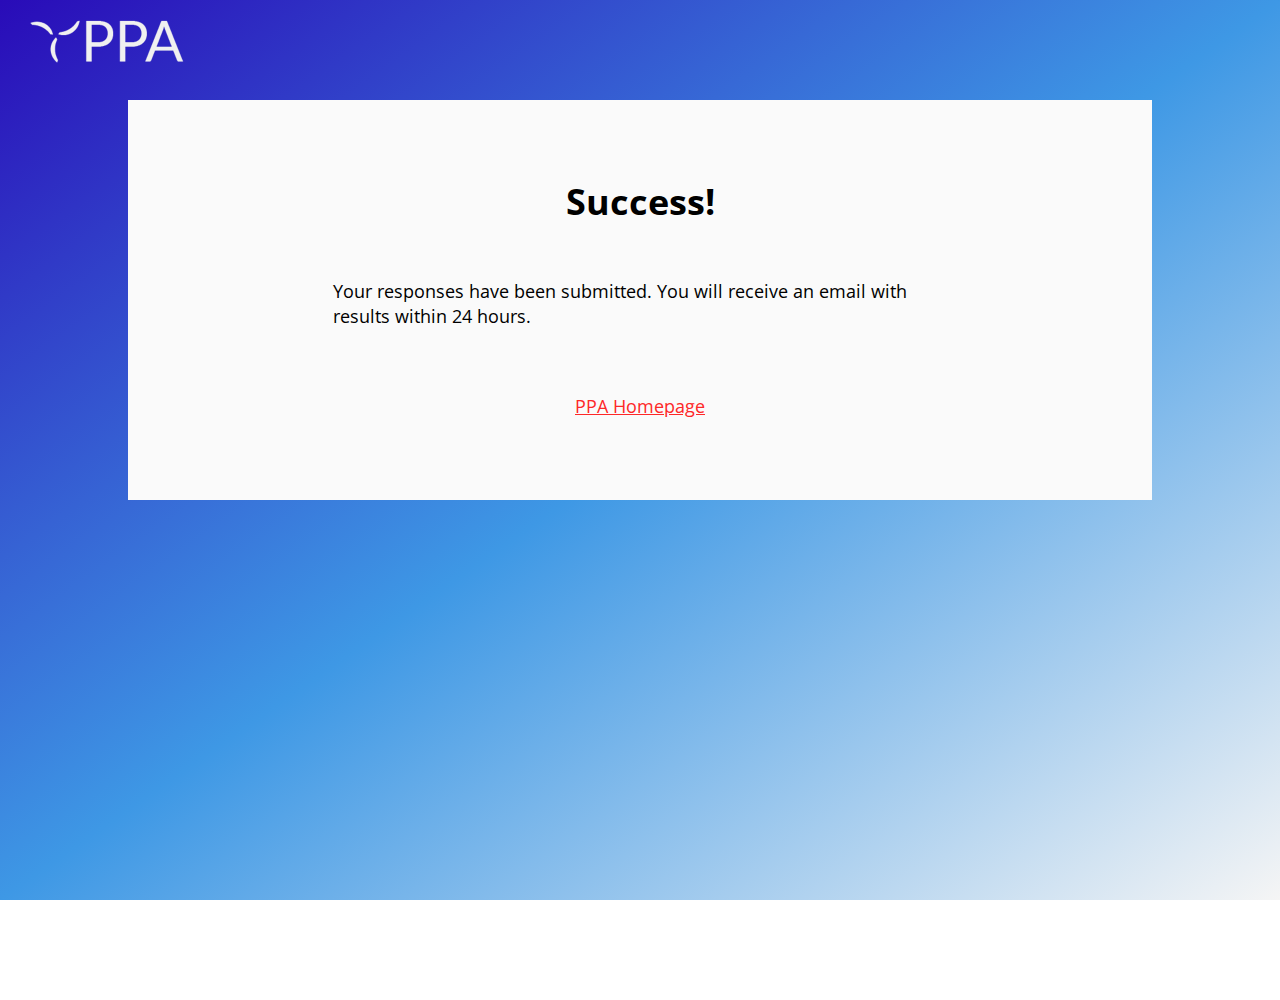
<file: form-complete.html>
<!DOCTYPE html>
<html>
  <head>
    <meta charset="utf-8">
    <title>PPA | Achieve Your Renewable Goals</title>

    <!-- Set Browser Tab Icon -->
    <link rel="icon" href="images/logo_bold_blue.png">

    <!-- Set Viewport -->
    <meta name="viewport" content="width=device-width, initial-scale=1">

    <!-- Imported Google Font -->
    <link rel="stylesheet" type="text/css" href="http://fonts.googleapis.com/css?family=Open+Sans:400,800,600,700,300">

    <!-- Material Design Lite -->
    <link rel="stylesheet" href="https://code.getmdl.io/1.3.0/material.grey-lime.min.css">
    <script defer src="https://code.getmdl.io/1.3.0/material.min.js"></script>

   <!-- Font Awesome -->
   <link href="https://maxcdn.bootstrapcdn.com/font-awesome/4.7.0/css/font-awesome.min.css" rel="stylesheet">

    <!-- Custom Styles
    <link rel="stylesheet" href="styles/css/reset.css"> -->
    <link rel="stylesheet" href="styles/css/main.css">
    <link rel="stylesheet" href="styles/css/sliders.css">
    <link rel="stylesheet" href="styles/css/mobile.css">
    <link rel="stylesheet" href="styles/css/tablet.css">
    <link rel="stylesheet" href="styles/css/desktop.css">
    <link rel="stylesheet" href="styles/css/desktop_hd.css">
  </head>
  <body class="body-crepo">
    <div class="logo-crepo">
      <span class="ppa-logo"><a href="/index.html"><img src="images/HD_1440/hd_bold_turbine_59.png"/></a></span>
    </div>
    <div class="use-crepo">
      <h1 class="use-crepo-title">Success!</h1>
      <p1 class="use-crepo-explanation">Your responses have been submitted. You will receive an email with results within 24 hours.</p1>
      <br>
      <div class="return-to-ppa">
        <p1><a href="/index.html">PPA Homepage</a></p1>
      <div>
    </div>
  </body>
</html>
</file>
<file: styles/css/main.css>
/**
 * 1. Change the default font family in all browsers (opinionated).
 * 2. Correct the line height in all browsers.
 * 3. Prevent adjustments of font size after orientation changes in
 *    IE on Windows Phone and in iOS.
 */
/* Document
   ========================================================================== */

html {
  font-family: 'Open Sans', sans-serif;
  /* 1 */
  line-height: 1.5;
  /* 2 */
  -ms-text-size-adjust: 100%;
  /* 3 */
  -webkit-text-size-adjust: 100%;
  /* 3 */
  box-sizing: border-box;

  height: 100%;
}

button {
  font-family: 'Open Sans', sans-serif;
  font-size: 18px;
  border-radius: 8px;
  border-width: 2px;
  border-color: #290BB8;
  background-color: #FAFAFA;
  color: #290BB8;
  height: 48px;
  width: 100px;
}

button:hover{
  background-color: #290BB8;
  color: #FAFAFA;
}

a {
  color: #FE2828;
}

a:hover {
  color: purple;
}

.body-landing {
  margin: 0;
  background-color: #FAFAFA;
}

.body-crepo {
  margin: 0;
  background-color: #290BB8;
  background: linear-gradient(to bottom right, #290BB8, #3E98E5, #F5F5F5);
  height: 100%;
  background-repeat: no-repeat;
  background-attachment: fixed;
}

.return-to-ppa {
  text-align: center;
  margin-top: 50px;
  padding-bottom: 80px;
}
</file>
<file: styles/css/sliders.css>
/*Sliders*/

/*Getting Rid of Default Values*/

input[type=range] {
  -webkit-appearance: none; /* Hides the slider so that custom slider can be made */
  width: 100%; /* Specific width is required for Firefox. */
  background: transparent; /* Otherwise white in Chrome */
}

input[type=range]::-webkit-slider-thumb {
  -webkit-appearance: none;
}

input[type=range]:focus {
  outline: none; /* Removes the blue border. You should probably do some kind of focus styling for accessibility reasons though. */
}

input[type=range]::-ms-track {
  width: 100%;
  cursor: pointer;

  /* Hides the slider so custom styles can be added */
  background: transparent;
  border-color: transparent;
  color: transparent;
}

/*Styling the Thumb*/

/* Special styling for WebKit/Blink */
input[type=range]::-webkit-slider-thumb {
  -webkit-appearance: none;
  border: 2px solid #6F6F6F;
  height: 25px;
  width: 25px;
  border-radius: 50%;
  background: #ffffff;
  cursor: pointer;
  margin-top: -11px; /* You need to specify a margin in Chrome, but in Firefox and IE it is automatic */
}

/* All the same stuff for Firefox */
input[type=range]::-moz-range-thumb {
  border: 2px solid #6F6F6F;
  height: 25px;
  width: 25px;
  border-radius: 50%;
  background: #ffffff;
  cursor: pointer;
}

/* All the same stuff for IE */
input[type=range]::-ms-thumb {
  border: 2px solid #6F6F6F;
  height: 25px;
  width: 25px;
  border-radius: 50%;
  background: #ffffff;
  cursor: pointer;
}

/*Styling the Track*/

input[type=range]::-webkit-slider-runnable-track {
  width: 100%;
  height: 3px;
  cursor: pointer;
  background: #6F6F6F;
}

input[type=range]:focus::-webkit-slider-runnable-track {
  background: #290BB8;
}

input[type=range]::-moz-range-track {
  width: 100%;
  height: 3px;
  cursor: pointer;
  background: #6F6F6F;
}

input[type=range]::-ms-track {
  width: 100%;
  height: 3px;
  cursor: pointer;
  background: transparent;
  color: transparent;
}
input[type=range]::-ms-fill-lower {
  background: #290BB8;
}
input[type=range]:focus::-ms-fill-lower {
  background: #290BB8;
}
input[type=range]::-ms-fill-upper {
  background: #3071a9;
}
input[type=range]:focus::-ms-fill-upper {
  background: #367ebd;
}



/*Text Values*/

.range-slider__value{
  text-align: center;
  justify-content: center;
  margin-top: 10px;
  margin-bottom: 10px;
  margin-left: 4px;
  color: #290BB8;
  font-weight: bold;
}

.slider-low{
  float:left;
}

.slider-high{
  float: right;
  text-align: right;
}
</file>
<file: styles/css/mobile.css>
@media screen and (min-width: 0){

  /* Text */

  h1 {
    font-family: 'Open Sans', sans-serif;
    font-size: 24px;
  }

  h2 {
    font-family: 'Open Sans', sans-serif;
    font-size: 18px;
  }

  p1 {
    font-family: 'Open Sans', sans-serif;
    font-size: 14px;
    margin-bottom: 15px;
    line-height: 1.4;
  }

  /* Nav Bar */

  nav {
    right: 0;
    position: fixed;
    margin: 0;
  }

  .clearfix {
    margin-right: 30px;
    margin-top: 20px;
  }

  /* Sections */


  /* Header */

  .header {
    background-color: #290BB8;
    height: 600px;
    justify-content: left;
    text-align: left;
    margin: 0% 0% 0 0%;
    width: 100%;
    background: url('/images/HD_1440/hd_landing.png');
    /*background: linear-gradient(to right, #290BB8, #3E98E5, #C2DFF8);
    background-size: 600% 600%;
    animation: GradientAnimation 12s ease infinite;

    -webkit-animation: GradientAnimation 12s ease infinite;
    -moz-animation: GradientAnimation 12s ease infinite;
    animation: GradientAnimation 12s ease infinite;*/
  }

  @-webkit-keyframes GradientAnimation {
      0%{background-position:0% 50%}
      50%{background-position:100% 51%}
      100%{background-position:0% 50%}
  }
  @-moz-keyframes GradientAnimation {
      0%{background-position:0% 50%}
      50%{background-position:100% 51%}
      100%{background-position:0% 50%}
  }
  @keyframes GradientAnimation {
      0%{background-position:0% 50%}
      50%{background-position:100% 51%}
      100%{background-position:0% 50%}
  }

  .ppa-logo{
    float: left;
    position: relative;
    margin: 20px 0px 0px 30px;
  }

  .landing-text-name{
    float: left;
    margin-left: 10%;
    margin-top: 130px;
    width: 80%;
  }

  .landing-wind-gif{
    float:left;
    margin-top: 0px;
    width: 45%;
    margin-left: 7%;
  }

  .wind-gif{
    width: 40%;
    margin-top: 0px;
  }

  .landing-text-slogan{
    float: left;
    margin-left: 10%;
    width: 80%;
  }

  .ppa-name {
    color: #FAFAFA;
  }

  .slogan {
    color: #FAFAFA;
    font-weight: bold;
  }

  /* Circle Ads */

  .circle-ads {
    margin: 0px 0px 0px 0px;
    width: 100%;
  }

  .circle-ads div {
    float: left;
    margin: 5% 1% 5% 1%;
    width: 98%;
    overflow: hidden;
    justify-content: center;
    text-align: center;
    color: #290BB8;
  }

  .fast-title {
    font-weight: bold;
  }

  .customizable-title {
    font-weight: bold;
  }

  .efficient-title {
    font-weight: bold;
  }

  .fast{
    padding-top: 50px;
  }

  .efficient {
    padding-bottom: 50px;
  }

  /* Container */

  .container {
    margin: 0px auto;
    width: 100%;
  }

  .container div {
    float: left;
    margin: 1% 1% 0% 1%;
    width: 98%;
    overflow: hidden;
  }

  /* What is CREPO */

  .what-is-crepo {
    background: #290BB8;
    background-size: cover;
    float: left;
    height: 425px;
  }

  .crepo-title{
    margin-top: 100px;
    font-weight: bold;
    text-align: center;
    color: #FAFAFA;
  }

  .crepo-explanation {
    display: inline-block;
    padding-left: 15%;
    padding-right: 15%;
    color: #FAFAFA;

    /* Needs prefixing */
    box-decoration-break: clone;
    -webkit-box-decoration-break: clone;
  }

  /* Four Steps */

  .four-steps {
    background: #3E98E5;
    background-size: cover;
    float: left;
    height: 500px;
  }

  .four-steps-title{
    margin-top: 100px;
    font-weight: bold;
    text-align: center;
    color: #FAFAFA;
  }

  .step-numbers {
    display: inline-block;
    padding-left: 15%;
    padding-right: 15%;
    color: #FAFAFA;
    font-size: 14px;
    font-family: 'Open Sans', sans-serif;

    /* Needs prefixing */
    box-decoration-break: clone;
    -webkit-box-decoration-break: clone;
  }

  .step-numbers li{
    margin-bottom: 15px;
  }

  /* Who is PPA */

  .who-is-ppa {
    background: #C2DFF8;
    background-size: cover;
    float: left;
    height: 650px;
  }

  .ppa-about-title {
    margin-top: 100px;
    color: #290BB8;
    text-align: center;
    font-weight: bold;
  }

  .ppa-about-description {
  color: #290BB8;
    display: inline-block;
    padding-left: 15%;
    padding-right: 15%;

    /* Needs prefixing */
    box-decoration-break: clone;
    -webkit-box-decoration-break: clone;
  }

  /* Our Services */

  .our-services {
    background: #DDEFFE;
    background-size: cover;
    text-align: center;
    float: left;
    height: 825px;
  }

  .our-services-title{
    margin-top: 100px;
    text-align: center;
    font-weight: bold;
    color: #290BB8;
  }

  .ppa-services {
    text-align: left;
    display: inline-block;
    padding-left: 15%;
    padding-right: 15%;
    color: #290BB8;

    /* Needs prefixing */
    box-decoration-break: clone;
    -webkit-box-decoration-break: clone;
  }

  .ppa-services {
    list-style-image: url('/images/HD_1440/hd_logo_bullet_15.png');
  }

  /* Partners */

  .partners {
    float: left;
    background: #969696;
    margin: 1% 1% 1% 1%;
    width: 98%;
    height: 1700px;
    padding-top: 50px;
  }

  .partner-container {
    float: left;
    margin: 5% 1% 1% 1%;
    width: 98%;
    overflow: hidden;
    text-align: center;
    color: #FAFAFA;
  }

  .logo-image{
    margin-bottom: 50px;
  }

  .rec {
      text-align: left;
      display: inline-block;
      padding-left: 10%;
      padding-right: 10%;
      font-style: italic;

      /* Needs prefixing */
      box-decoration-break: clone;
      -webkit-box-decoration-break: clone;
  }


  /* Footer */

  .footer {
    background: #050505;
    float: left;
    width: 100%;
    padding: 0;
    height: 225px;
  }

  .footer-container {
    width: 44%;
    float: left;
    overflow: auto;
    padding-left: 3%;
    padding-right: 3%;
  }

  .contact-email-text {
    float: left;
    margin-top: 75px;
    color: #FAFAFA;
  }

  .address {
    color: #FAFAFA;
    list-style: none;
    float: right;
    margin-top: 75px;
  }

  .address li {
    margin-left: 0;
    align-items: left;
  }

  .social-nav {
    padding: 15px 0px;
    width: 150px;
  }

  .social-nav li {
    list-style-type: none;
    display: inline;
    float:left;
    margin: 0px 10px 0px 0px;
    align-items: left;
  }


  /*Use Crepo Page*/

  .logo-crepo {
    left: 0;
    top:0;
    position: absolute;
    text-align: center;
  }

  .use-crepo {
    background-color: #FAFAFA;
    margin-left: 5%;
    margin-right: 5%;
    margin-top: 80px;
    margin-bottom: 150px;
  }

  .use-crepo-title{
    font-weight: bold;
    text-align: center;
    padding-top: 75px;
    margin-bottom: 50px;
  }

  .use-crepo-explanation{
    display: inline-block;
    padding-left: 10%;
    padding-right: 10%;

    /* Needs prefixing */
    box-decoration-break: clone;
    -webkit-box-decoration-break: clone;
  }

  .question-numbers{
    margin-left: 10%;
    margin-right: 10%;
    font-size: 14px;
    font-family: 'Open Sans', sans-serif;
    padding-left:0;
  }

  .question-numbers li{
    margin-bottom: 50px;
  }

  .submit-button-div{
    text-align: center;
    margin-top: 50px;
    padding-bottom: 75px;
  }

  input[type=text] {
      width: 100%;
      margin-top: 20px;
      height: 40px;
      border: 2px solid #6F6F6F;
      border-radius: 4px;
      font-size: 14px;
      padding-left: 10px;
  }

  input[type=text]:focus {
      border: 2px solid #290BB8;
  }

  input[type=submit] {
      padding:5px 15px;
      background:#FAFAFA;
      border-width: 2px;
      border-color: #290BB8;
      cursor:pointer;
      -webkit-border-radius: 8px;
      border-radius: 8px;
      color: #290BB8;
      font-weight: bold;
      font-size: 18px;
      width: 100px;
      height: 48px;
  }

  input[type=submit]:hover{
    background-color: #290BB8;
    color: #FAFAFA;
  }
}
</file>
<file: styles/css/tablet.css>
@media screen and (min-width: 600px){

  /* Text */

  h1 {
    font-family: 'Open Sans', sans-serif;
    font-size: 36px;
  }

  h2 {
    font-family: 'Open Sans', sans-serif;
    font-size: 24px;
  }

  p1 {
    font-family: 'Open Sans', sans-serif;
    font-size: 18px;
    margin-bottom: 15px;
    line-height: 1.4;
  }

  /* Nav Bar */

  nav {
    right: 0;
    position: fixed;
    margin: 0;
  }

  .clearfix {
    margin-right: 30px;
    margin-top: 20px;
  }

  /* Sections */


  /* Header */

  .header {
    background-color: #290BB8;
    height: 600px;
    justify-content: left;
    text-align: left;
    margin: 0% 0% 0% 0%;
    width: 100%;
    background: url('/images/HD_1440/hd_landing.png');
    /*background: linear-gradient(to right, #290BB8, #3E98E5, #C2DFF8);
    background-size: 600% 600%;
    animation: GradientAnimation 12s ease infinite;

    -webkit-animation: GradientAnimation 12s ease infinite;
    -moz-animation: GradientAnimation 12s ease infinite;
    animation: GradientAnimation 12s ease infinite;*/
  }

  @-webkit-keyframes GradientAnimation {
      0%{background-position:0% 50%}
      50%{background-position:100% 51%}
      100%{background-position:0% 50%}
  }
  @-moz-keyframes GradientAnimation {
      0%{background-position:0% 50%}
      50%{background-position:100% 51%}
      100%{background-position:0% 50%}
  }
  @keyframes GradientAnimation {
      0%{background-position:0% 50%}
      50%{background-position:100% 51%}
      100%{background-position:0% 50%}
  }

  .ppa-logo{
    float: left;
    position: relative;
    margin: 20px 0px 0px 30px;
  }

  .landing-text-name-container {
    float: left;
    margin: 0px auto;
    width: 100%;
  }

  .landing-text-name-container div {
    float: left;
    display: inline;
    overflow: hidden;
  }

  .landing-text-name{
    float: left;
    margin-left: 10%;
    margin-top: 100px;
    width: 50%;
  }

  .landing-wind-gif{
    float:left;
    margin-top: 0px;
    width: 45%;
    margin-left: 7%;
  }

  .wind-gif{
    width: 40%;
    margin-top: 0px;
  }

  .landing-text-slogan{
    float: left;
    margin-left: 10%;
    width: 80%;
    margin-top: -30px;
  }

  .ppa-name {
    color: #FAFAFA;
  }

  .slogan {
    color: #FAFAFA;
    font-weight: bold;
  }

  /* Circle Ads */

  .circle-ads {
    margin: 0px auto;
    width: 100%;
  }

  .circle-ads div {
    float: left;
    margin: 5% 1% 5% 1%;
    width: 98%;
    overflow: hidden;
    justify-content: center;
    text-align: center;
    color: #290BB8;
  }

  .fast-title {
    font-weight: bold;
  }

  .customizable-title {
    font-weight: bold;
  }

  .efficient-title {
    font-weight: bold;
  }

  /* Container */

  .container {
    margin: 0px auto;
    width: 100%;
  }

  .container div {
    float: left;
    margin: 1% 1% 0% 1%;
    width: 98%;
    overflow: hidden;
  }

  /* What is CREPO */

  .what-is-crepo {
    background: #290BB8;
    background-size: cover;
    float: left;
    height: 475px;
  }

  .crepo-title{
    margin-top: 100px;
    font-weight: bold;
    text-align: center;
    color: #FAFAFA;
  }

  .crepo-explanation {
    display: inline-block;
    padding-left: 15%;
    padding-right: 15%;
    color: #FAFAFA;

    /* Needs prefixing */
    box-decoration-break: clone;
    -webkit-box-decoration-break: clone;
  }

  /* Four Steps */

  .four-steps {
    background: #3E98E5;
    background-size: cover;
    float: left;
    height: 500px;
  }

  .four-steps-title{
    margin-top: 100px;
    font-weight: bold;
    text-align: center;
    color: #FAFAFA;
  }

  .step-numbers {
    display: inline-block;
    padding-left: 15%;
    padding-right: 15%;
    color: #FAFAFA;
    font-size: 18px;
    font-family: 'Open Sans', sans-serif;

    /* Needs prefixing */
    box-decoration-break: clone;
    -webkit-box-decoration-break: clone;
  }

  .step-numbers li{
    margin-bottom: 15px;
  }

  /* Who is PPA */

  .who-is-ppa {
    background: #C2DFF8;
    background-size: cover;
    float: left;
    height: 700px;
  }

  .ppa-about-title {
    margin-top: 100px;
    color: #290BB8;
    text-align: center;
    font-weight: bold;
  }

  .ppa-about-description {
    color: #290BB8;
    display: inline-block;
    padding-left: 15%;
    padding-right: 15%;

    /* Needs prefixing */
    box-decoration-break: clone;
    -webkit-box-decoration-break: clone;
  }

  /* Our Services */

  .our-services {
    background: #DDEFFE;
    background-size: cover;
    text-align: center;
    float: left;
    height: 850px;
  }

  .our-services-title{
    margin-top: 100px;
    text-align: center;
    font-weight: bold;
    color: #290BB8;
  }

  .ppa-services {
    text-align: left;
    display: inline-block;
    padding-left: 15%;
    padding-right: 15%;
    color: #290BB8;

    /* Needs prefixing */
    box-decoration-break: clone;
    -webkit-box-decoration-break: clone;
  }

  .ppa-services {
    list-style-image: url('/images/HD_1440/hd_logo_bullet_15.png');
  }

  /* Partners */

  .partners {
    float: left;
    background: #969696;
    margin: 1% 1% 1% 1%;
    width: 98%;
    height: 1400px;
    padding-top: 50px;
  }

  .partner-container {
    float: left;
    margin: 5% 1% 1% 1%;
    width: 48%;
    overflow: hidden;
    text-align: center;
    color: #FAFAFA;
  }

  .logo-image{
    margin-bottom: 50px;
  }

  .rec {
      text-align: left;
      display: inline-block;
      padding-left: 10%;
      padding-right: 10%;
      font-style: italic;

      /* Needs prefixing */
      box-decoration-break: clone;
      -webkit-box-decoration-break: clone;
  }


  /* Footer */

  .footer {
    background: #050505;
    float: left;
    width: 100%;
    padding: 0;
    height: 225px;
  }

  .footer-container {
    width: 40%;
    float: left;
    overflow: auto;
    padding-left: 5%;
    padding-right: 5%;
  }

  .contact-email-text {
    float: left;
    margin-top: 75px;
    color: #FAFAFA;
  }

  .address {
    color: #FAFAFA;
    list-style: none;
    float: right;
    margin-top: 75px;
  }

  .social-nav {
    padding: 15px 0px;
    width: 150px;
  }

  .social-nav li {
    list-style-type: none;
    display: inline;
    float:left;
    margin: 0px 10px 0px 0px;
    align-items: left;
  }


  /*Use Crepo Page*/

  .logo-crepo {
    left: 0;
    top:0;
    position: absolute;
  }

  .use-crepo {
    background-color: #FAFAFA;
    margin-left: 10%;
    margin-right: 10%;
    margin-top: 100px;
    margin-bottom: 150px;
  }

  .use-crepo-title{
    font-weight: bold;
    text-align: center;
    padding-top: 75px;
    margin-bottom: 50px;
  }

  .use-crepo-explanation{
    display: inline-block;
    padding-left: 10%;
    padding-right: 10%;

    /* Needs prefixing */
    box-decoration-break: clone;
    -webkit-box-decoration-break: clone;
  }

  .question-numbers{
    margin-left: 10%;
    margin-right: 10%;
    font-size: 18px;
    font-family: 'Open Sans', sans-serif;
    padding-left:0;
  }

  .question-numbers li{
    margin-bottom: 50px;
  }

  .submit-button-div{
    text-align: center;
    margin-top: 75px;
    padding-bottom: 75px;
  }

  input[type=text] {
      width: 100%;
      margin-top: 20px;
      height: 40px;
      border: 2px solid #6F6F6F;
      border-radius: 4px;
      font-size: 18px;
      padding-left: 10px;
  }

  input[type=text]:focus {
      border: 2px solid #290BB8;
  }

  input[type=submit] {
      padding:5px 15px;
      background:#FAFAFA;
      border-width: 2px;
      border-color: #290BB8;
      cursor:pointer;
      -webkit-border-radius: 8px;
      border-radius: 8px;
      color: #290BB8;
      font-weight: bold;
      font-size: 18px;
      width: 100px;
      height: 48px;
  }

  input[type=submit]:hover{
    background-color: #290BB8;
    color: #FAFAFA;
  }
}
</file>
<file: styles/css/desktop.css>
@media screen and (min-width: 950px){

    /* Text */

    h1 {
      font-family: 'Open Sans', sans-serif;
      font-size: 36px;
    }

    h2 {
      font-family: 'Open Sans', sans-serif;
      font-size: 24px;
    }

    p1 {
      font-family: 'Open Sans', sans-serif;
      font-size: 18px;
      margin-bottom: 15px;
      line-height: 1.4;
    }

    /* Nav Bar */

    nav {
      right: 0;
      position: fixed;
      margin: 0;
    }

    .clearfix {
      margin-right: 30px;
      margin-top: 20px;
    }

    /* Sections */


    /* Header */

    .header {
      background-color: #290BB8;
      height: 600px;
      justify-content: left;
      text-align: left;
      margin: 0% 0% 0% 0%;
      width: 100%;
      background: url('/images/HD_1440/hd_landing.png');
      /*background: linear-gradient(to right, #290BB8, #3E98E5, #C2DFF8);
      background-size: 600% 600%;
      animation: GradientAnimation 12s ease infinite;

      -webkit-animation: GradientAnimation 12s ease infinite;
      -moz-animation: GradientAnimation 12s ease infinite;
      animation: GradientAnimation 12s ease infinite;*/
    }

    @-webkit-keyframes GradientAnimation {
        0%{background-position:0% 50%}
        50%{background-position:100% 51%}
        100%{background-position:0% 50%}
    }
    @-moz-keyframes GradientAnimation {
        0%{background-position:0% 50%}
        50%{background-position:100% 51%}
        100%{background-position:0% 50%}
    }
    @keyframes GradientAnimation {
        0%{background-position:0% 50%}
        50%{background-position:100% 51%}
        100%{background-position:0% 50%}
    }

    .ppa-logo{
      float: left;
      position: relative;
      margin: 20px 0px 0px 30px;
    }

    .landing-text-name-container {
      float: left;
      margin: 0px auto;
      width: 100%;
    }

    .landing-text-name-container div {
      float: left;
      display: inline;
      overflow: hidden;
    }

    .landing-text-name{
      float: left;
      margin-left: 10%;
      margin-top: 100px;
      width: 35%;
    }

    .landing-wind-gif{
      float:left;
      margin-top: 0px;
      width: 45%;
      margin-left: 7%;
    }

    .wind-gif{
      width: 40%;
      margin-top: 0px;
    }

    .landing-text-slogan{
      float: left;
      margin-left: 10%;
      width: 80%;
    }

    .ppa-name {
      color: #FAFAFA;
    }

    .slogan {
      color: #FAFAFA;
      font-weight: bold;
    }

    /* Circle Ads */

    .circle-ads {
      margin: 0px auto;
      width: 100%;
    }

    .circle-ads div {
      float: left;
      margin: 5% 1% 5% 1%;
      width: 31%;
      overflow: hidden;
      justify-content: center;
      text-align: center;
      color: #290BB8;
    }

    .fast-title {
      font-weight: bold;
    }

    .customizable-title {
      font-weight: bold;
    }

    .efficient-title {
      font-weight: bold;
    }

    .fast{
      padding-top: 0px;
    }

    .efficient {
      padding-bottom: 0px;
    }

    /* Container */

    .container {
      float: left;
      margin: 0px auto;
      width: 100%;
    }

    .container div {
      float: left;
      margin: 1% 1% 0% 1%;
      width: 48%;
      overflow: hidden;
    }

    /* What is CREPO */

    .what-is-crepo {
      background: #290BB8;
      background-size: cover;
      float: left;
      height: 500px;
    }

    .crepo-title{
      margin-top: 100px;
      font-weight: bold;
      text-align: center;
      color: #FAFAFA;
    }

    .crepo-explanation {
      display: inline-block;
      padding-left: 15%;
      padding-right: 15%;
      color: #FAFAFA;

      /* Needs prefixing */
      box-decoration-break: clone;
      -webkit-box-decoration-break: clone;
    }

    /* Four Steps */

    .four-steps {
      background: #3E98E5;
      background-size: cover;
      float: left;
      height: 500px;
    }

    .four-steps-title{
      margin-top: 100px;
      font-weight: bold;
      text-align: center;
      color: #FAFAFA;
    }

    .step-numbers {
      display: inline-block;
      padding-left: 15%;
      padding-right: 15%;
      color: #FAFAFA;
      font-size: 18px;
      font-family: 'Open Sans', sans-serif;

      /* Needs prefixing */
      box-decoration-break: clone;
      -webkit-box-decoration-break: clone;
    }

    .step-numbers li{
      margin-bottom: 15px;
    }

    /* Who is PPA */

    .who-is-ppa {
      background: #C2DFF8;
      background-size: cover;
      float: left;
      height: 900px;
    }

    .ppa-about-title {
      margin-top: 100px;
      color: #290BB8;
      text-align: center;
      font-weight: bold;
    }

    .ppa-about-description {
      color: #290BB8;
      display: inline-block;
      padding-left: 15%;
      padding-right: 15%;

      /* Needs prefixing */
      box-decoration-break: clone;
      -webkit-box-decoration-break: clone;
    }

    /* Our Services */

    .our-services {
      background: #DDEFFE;
      background-size: cover;
      text-align: center;
      float: left;
      height: 900px;
    }

    .our-services-title{
      margin-top: 100px;
      text-align: center;
      font-weight: bold;
      color: #290BB8;
    }

    .ppa-services {
      text-align: left;
      display: inline-block;
      padding-left: 15%;
      padding-right: 15%;
      color: #290BB8;

      /* Needs prefixing */
      box-decoration-break: clone;
      -webkit-box-decoration-break: clone;
    }

    .ppa-services {
      list-style-image: url('/images/HD_1440/hd_logo_bullet_15.png');
    }

    /* Partners */

    .partners {
      float: left;
      background: #969696;
      margin: 1% 1% 1% 1%;
      width: 98%;
      height: 1050px;
      padding-top: 50px;
    }

    .partner-container {
      float: left;
      margin: 5% 1% 1% 1%;
      width: 48%;
      overflow: hidden;
      text-align: center;
      color: #FAFAFA;
    }

    .logo-image{
      margin-bottom: 50px;
    }

    .rec {
        text-align: left;
        display: inline-block;
        padding-left: 10%;
        padding-right: 10%;
        font-style: italic;

        /* Needs prefixing */
        box-decoration-break: clone;
        -webkit-box-decoration-break: clone;
    }


    /* Footer */

    .footer {
      background: #050505;
      float: left;
      width: 100%;
      padding: 0;
      height: 225px;
    }

    .footer-container {
      width: 40%;
      float: left;
      overflow: auto;
      padding-left: 5%;
      padding-right: 5%;
    }

    .contact-email-text {
      float: left;
      margin-top: 75px;
      color: #FAFAFA;
    }

    .address {
      color: #FAFAFA;
      list-style: none;
      float: right;
      margin-top: 75px;
    }

    .social-nav {
      padding: 15px 0px;
      width: 150px;
    }

    .social-nav li {
      list-style-type: none;
      display: inline;
      float:left;
      margin: 0px 10px 0px 0px;
      align-items: left;
    }


    /*Use Crepo Page*/

    .logo-crepo {
      left: 0;
      top:0;
      position: absolute;
    }

    .use-crepo {
      background-color: #FAFAFA;
      margin-left: 10%;
      margin-right: 10%;
      margin-top: 100px;
      margin-bottom: 150px;
    }

    .use-crepo-title{
      font-weight: bold;
      text-align: center;
      padding-top: 75px;
      margin-bottom: 50px;
    }

    .use-crepo-explanation{
      display: inline-block;
      padding-left: 20%;
      padding-right: 20%;

      /* Needs prefixing */
      box-decoration-break: clone;
      -webkit-box-decoration-break: clone;
    }

    .question-numbers{
      margin-left: 20%;
      margin-right: 20%;
      font-size: 18px;
      font-family: 'Open Sans', sans-serif;
      padding-left:0;
    }

    .question-numbers li{
      margin-bottom: 50px;
    }

    .submit-button-div{
      text-align: center;
      margin-top: 75px;
      padding-bottom: 75px;
    }

    input[type=text] {
        width: 100%;
        margin-top: 20px;
        height: 40px;
        border: 2px solid #6F6F6F;
        border-radius: 4px;
        font-size: 18px;
        padding-left: 10px;
    }

    input[type=text]:focus {
        border: 2px solid #290BB8;
    }

    input[type=submit] {
        padding:5px 15px;
        background:#FAFAFA;
        border-width: 2px;
        border-color: #290BB8;
        cursor:pointer;
        -webkit-border-radius: 8px;
        border-radius: 8px;
        color: #290BB8;
        font-weight: bold;
        font-size: 18px;
        width: 100px;
        height: 48px;
    }

    input[type=submit]:hover{
      background-color: #290BB8;
      color: #FAFAFA;
    }
}
</file>
<file: styles/css/desktop_hd.css>
@media screen and (min-width: 1340px){

  /* Text */

  h1 {
    font-family: 'Open Sans', sans-serif;
    font-size: 48px;
  }

  h2 {
    font-family: 'Open Sans', sans-serif;
    font-size: 24px;
  }

  p1 {
    font-family: 'Open Sans', sans-serif;
    font-size: 18px;
    margin-bottom: 30px;
    line-height: 1.4;
  }

  /* Nav Bar */

  nav {
    right: 0;
    position: fixed;
    margin: 0;
  }

  .clearfix {
    margin-right: 30px;
    margin-top: 20px;
  }

  /* Sections */


  /* Header */

  .header {
    background-color: #290BB8;
    height: 600px;
    justify-content: left;
    text-align: left;
    margin: 0% 0% 0% 0%;
    width: 100%;
    background: url('/images/HD_1440/hd_landing.png');
    /*background: linear-gradient(to right, #290BB8, #3E98E5, #C2DFF8);
    background-size: 600% 600%;
    animation: GradientAnimation 12s ease infinite;

    -webkit-animation: GradientAnimation 12s ease infinite;
    -moz-animation: GradientAnimation 12s ease infinite;
    animation: GradientAnimation 12s ease infinite;*/
  }

  @-webkit-keyframes GradientAnimation {
      0%{background-position:0% 50%}
      50%{background-position:100% 51%}
      100%{background-position:0% 50%}
  }
  @-moz-keyframes GradientAnimation {
      0%{background-position:0% 50%}
      50%{background-position:100% 51%}
      100%{background-position:0% 50%}
  }
  @keyframes GradientAnimation {
      0%{background-position:0% 50%}
      50%{background-position:100% 51%}
      100%{background-position:0% 50%}
  }

  .ppa-logo{
    float: left;
    position: relative;
    margin: 20px 0px 0px 30px;
  }

  .landing-text-name-container {
    float: left;
    margin: 0px auto;
    width: 100%;
  }

  .landing-text-name-container div {
    float: left;
    display: inline;
    overflow: hidden;
  }

  .landing-text-name{
    float: left;
    margin-left: 10%;
    margin-top: 100px;
    width: 35%;
  }

  .landing-wind-gif{
    float:left;
    margin-top: 0px;
    width: 45%;
    margin-left: 7%;
  }

  .wind-gif{
    width: 40%;
    margin-top: 0px;
  }

  .landing-text-slogan{
    float: left;
    margin-left: 10%;
    width: 80%;
  }

  .ppa-name {
    color: #FAFAFA;
  }

  .slogan {
    color: #FAFAFA;
    font-weight: bold;
  }

  /* Circle Ads */

  .circle-ads {
    margin: 0px auto;
    width: 100%;
  }

  .circle-ads div {
    float: left;
    margin: 5% 1% 5% 1%;
    width: 31%;
    overflow: hidden;
    justify-content: center;
    text-align: center;
    color: #290BB8;
  }

  .fast-title {
    font-weight: bold;
  }

  .customizable-title {
    font-weight: bold;
  }

  .efficient-title {
    font-weight: bold;
  }

  /* Container */

  .container {
    margin: 0px auto;
    width: 100%;
  }

  .container div {
    float: left;
    margin: 1% 1% 0% 1%;
    width: 48%;
    overflow: hidden;
  }

  /* What is CREPO */

  .what-is-crepo {
    background: #290BB8;
    background-size: cover;
    float: left;
    height: 500px;
  }

  .crepo-title{
    margin-top: 100px;
    font-weight: bold;
    text-align: center;
    color: #FAFAFA;
  }

  .crepo-explanation {
    display: inline-block;
    padding-left: 15%;
    padding-right: 15%;
    color: #FAFAFA;

    /* Needs prefixing */
    box-decoration-break: clone;
    -webkit-box-decoration-break: clone;
  }

  /* Four Steps */

  .four-steps {
    background: #3E98E5;
    background-size: cover;
    float: left;
    height: 500px;
  }

  .four-steps-title{
    margin-top: 100px;
    font-weight: bold;
    text-align: center;
    color: #FAFAFA;
  }

  .step-numbers {
    display: inline-block;
    padding-left: 15%;
    padding-right: 15%;
    color: #FAFAFA;
    font-size: 18px;
    font-family: 'Open Sans', sans-serif;

    /* Needs prefixing */
    box-decoration-break: clone;
    -webkit-box-decoration-break: clone;
  }

  .step-numbers li{
    margin-bottom: 15px;
  }

  /* Who is PPA */

  .who-is-ppa {
    background: #C2DFF8;
    background-size: cover;
    float: left;
    height: 850px;
  }

  .ppa-about-title {
    margin-top: 100px;
    color: #290BB8;
    text-align: center;
    font-weight: bold;
  }

  .ppa-about-description {
    color: #290BB8;
    display: inline-block;
    padding-left: 15%;
    padding-right: 15%;

    /* Needs prefixing */
    box-decoration-break: clone;
    -webkit-box-decoration-break: clone;
  }

  /* Our Services */

  .our-services {
    background: #DDEFFE;
    background-size: cover;
    text-align: center;
    float: left;
    height: 850px;
  }

  .our-services-title{
    margin-top: 100px;
    text-align: center;
    font-weight: bold;
    color: #290BB8;
  }

  .ppa-services {
    text-align: left;
    display: inline-block;
    padding-left: 15%;
    padding-right: 15%;
    color: #290BB8;

    /* Needs prefixing */
    box-decoration-break: clone;
    -webkit-box-decoration-break: clone;
  }

  .ppa-services {
    list-style-image: url('/images/HD_1440/hd_logo_bullet_15.png');
  }

  /* Partners */

  .partners {
    float: left;
    background: #969696;
    margin: 1% 1% 1% 1%;
    width: 98%;
    height: 1050px;
    padding-top: 50px;
  }

  .partner-container {
    float: left;
    margin: 5% 1% 1% 1%;
    width: 48%;
    overflow: hidden;
    text-align: center;
    color: #FAFAFA;
  }

  .logo-image{
    margin-bottom: 50px;
  }

  .rec {
      text-align: left;
      display: inline-block;
      padding-left: 10%;
      padding-right: 10%;
      font-style: italic;

      /* Needs prefixing */
      box-decoration-break: clone;
      -webkit-box-decoration-break: clone;
  }


  /* Footer */

  .footer {
    background: #050505;
    float: left;
    width: 100%;
    padding: 0;
    height: 225px;
  }

  .footer-container {
    width: 40%;
    float: left;
    overflow: auto;
    padding-left: 5%;
    padding-right: 5%;
  }

  .contact-email-text {
    float: left;
    margin-top: 75px;
    color: #FAFAFA;
  }

  .address {
    color: #FAFAFA;
    list-style: none;
    float: right;
    margin-top: 75px;
  }

  .social-nav {
    padding: 15px 0px;
    width: 150px;
  }

  .social-nav li {
    list-style-type: none;
    display: inline;
    float:left;
    margin: 0px 10px 0px 0px;
    align-items: left;
  }


  /*Use Crepo Page*/

  .logo-crepo {
    left: 0;
    top:0;
    position: absolute;
  }

  .use-crepo {
    background-color: #FAFAFA;
    margin-left: 15%;
    margin-right: 15%;
    margin-top: 150px;
    margin-bottom: 150px;
  }

  .use-crepo-title{
    font-weight: bold;
    text-align: center;
    padding-top: 75px;
    margin-bottom: 50px;
  }

  .use-crepo-explanation{
    display: inline-block;
    padding-left: 20%;
    padding-right: 20%;

    /* Needs prefixing */
    box-decoration-break: clone;
    -webkit-box-decoration-break: clone;
  }

  .question-numbers{
    margin-left: 20%;
    margin-right: 20%;
    font-size: 18px;
    font-family: 'Open Sans', sans-serif;
    padding-left:0;
  }

  .question-numbers li{
    margin-bottom: 50px;
  }

  .submit-button-div{
    text-align: center;
    margin-top: 75px;
    padding-bottom: 75px;
  }

  input[type=text] {
      width: 100%;
      margin-top: 20px;
      height: 40px;
      border: 2px solid #6F6F6F;
      border-radius: 4px;
      font-size: 18px;
      padding-left: 10px;
  }

  input[type=text]:focus {
      border: 2px solid #290BB8;
  }

  input[type=submit] {
      padding:5px 15px;
      background:#FAFAFA;
      border-width: 2px;
      border-color: #290BB8;
      cursor:pointer;
      -webkit-border-radius: 8px;
      border-radius: 8px;
      color: #290BB8;
      font-weight: bold;
      font-size: 18px;
      width: 100px;
      height: 48px;
  }

  input[type=submit]:hover{
    background-color: #290BB8;
    color: #FAFAFA;
  }
}
</file>
